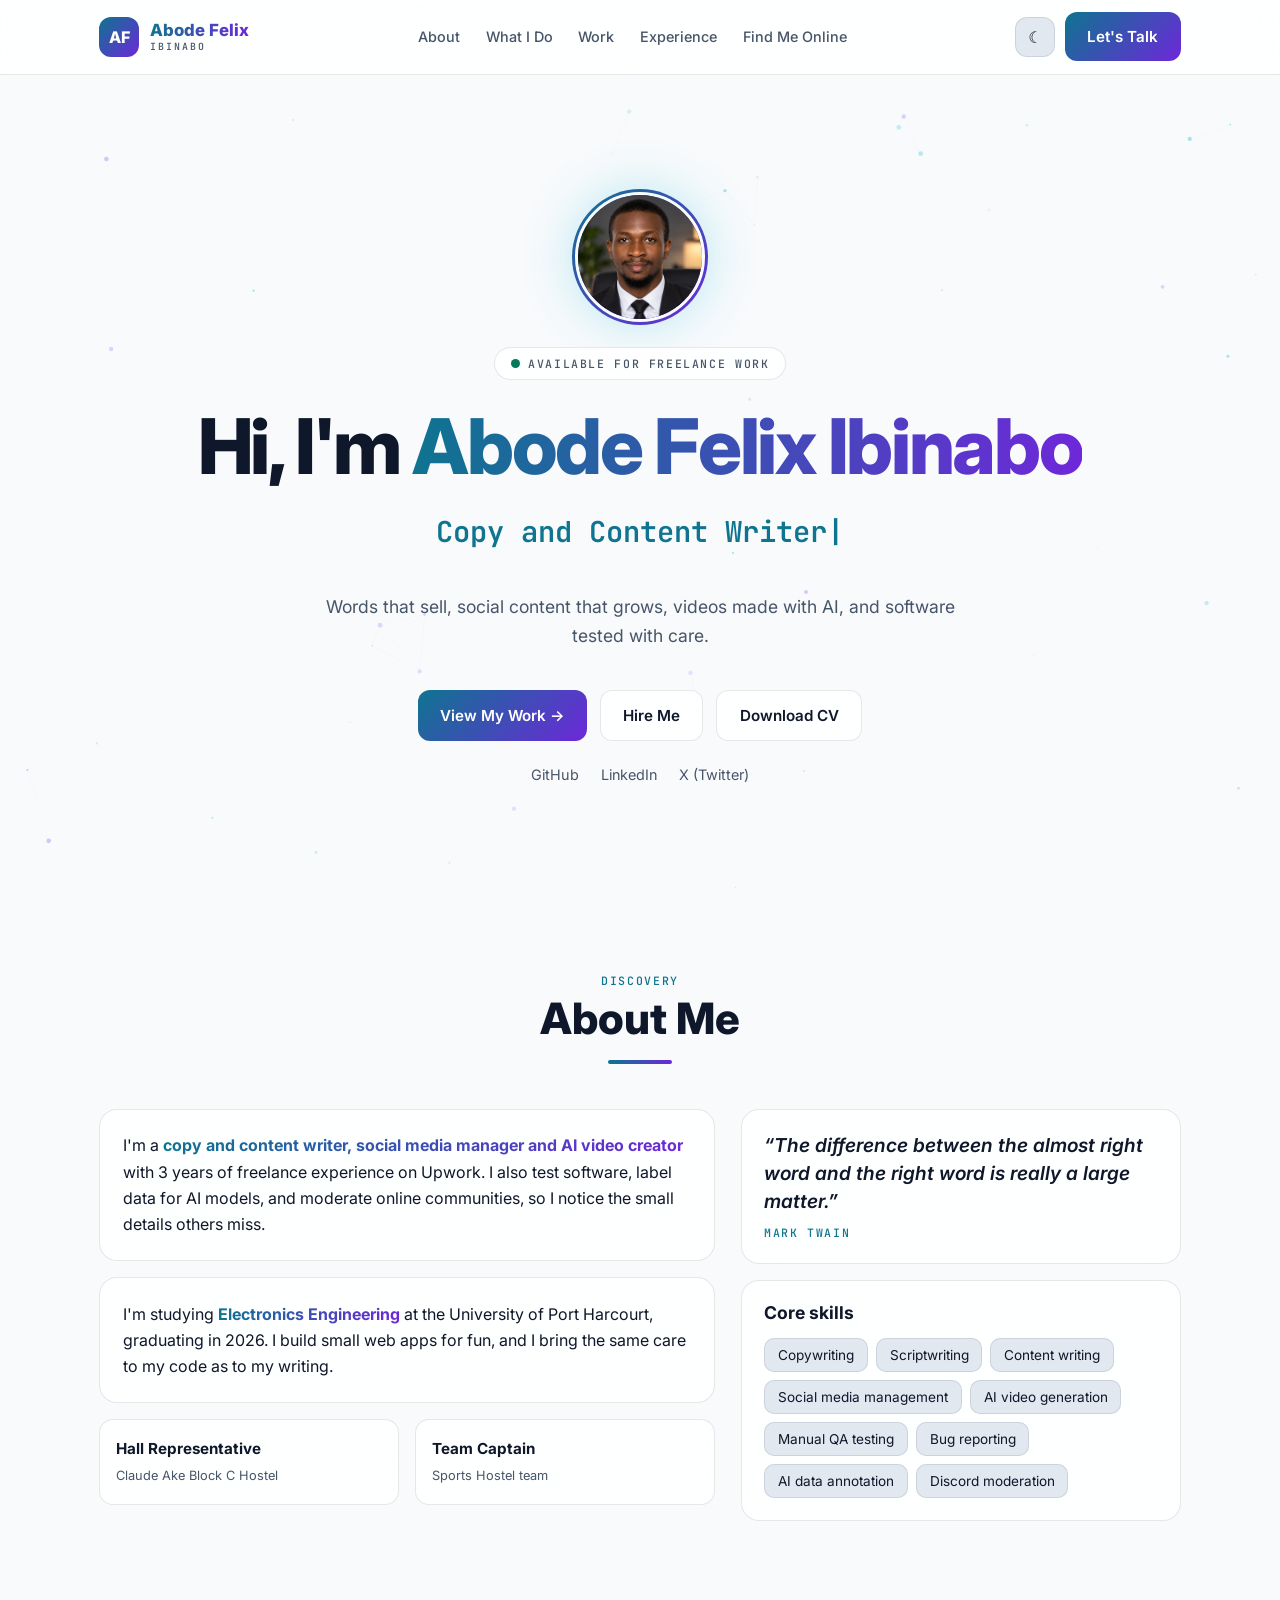
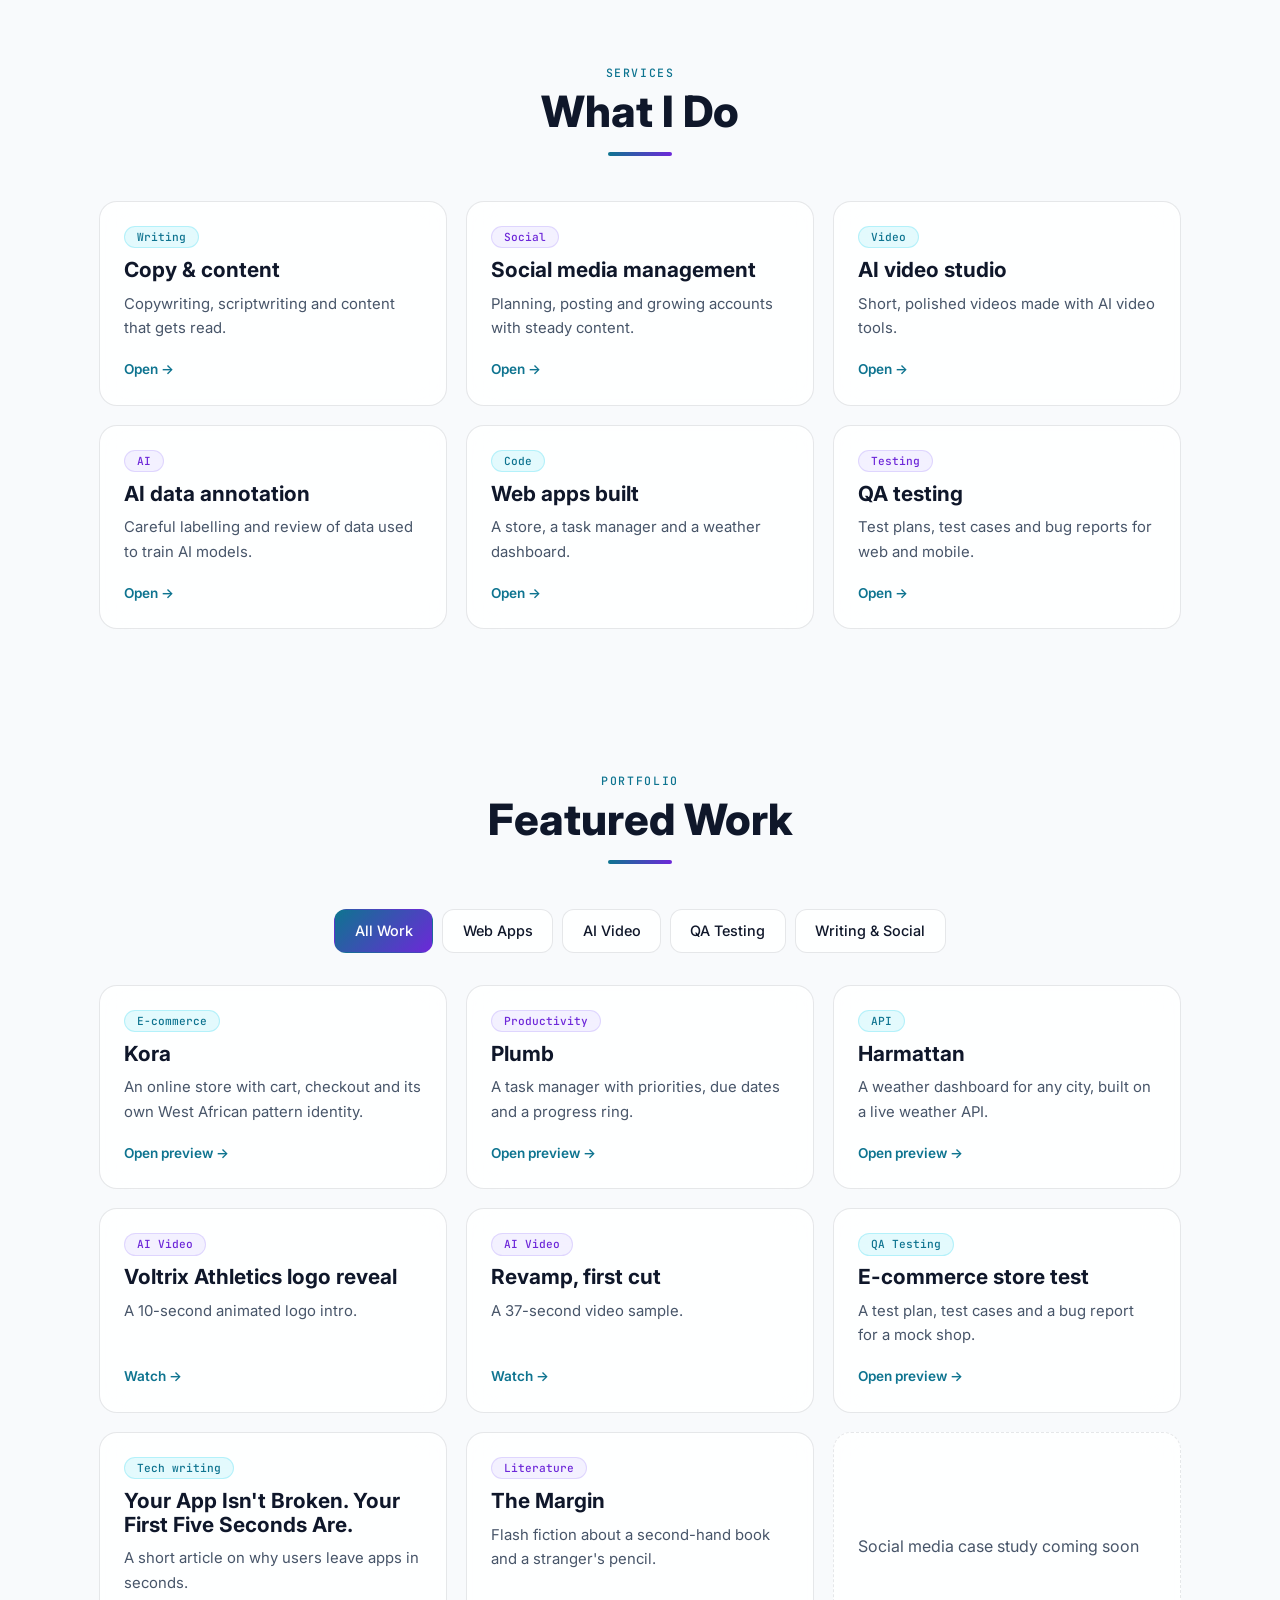
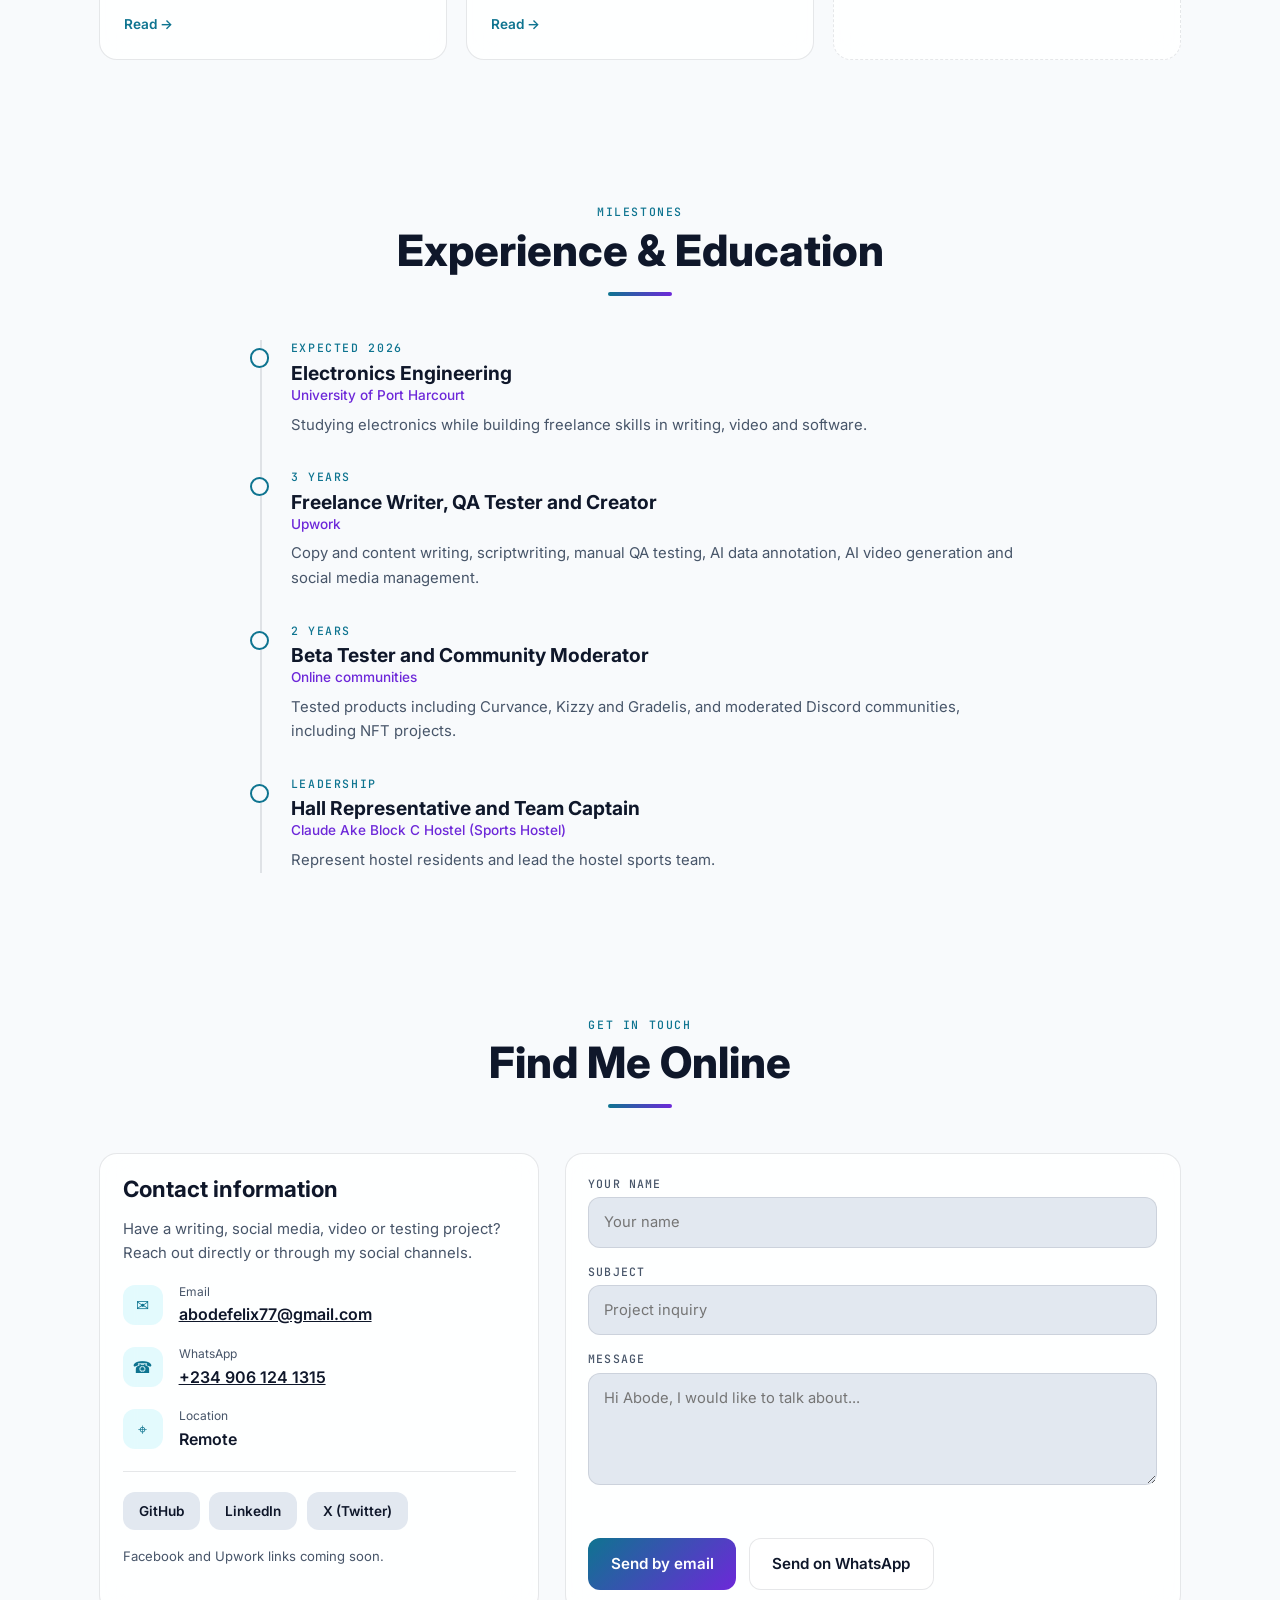
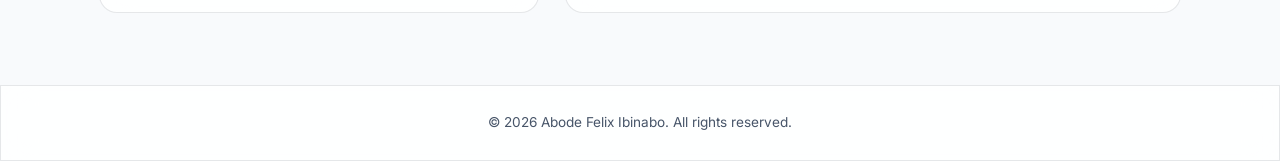
<file: index.html>
<!doctype html>
<html lang="en">
  <head>
    <meta charset="utf-8" />
    <meta
      name="viewport"
      content="width=device-width, initial-scale=1, viewport-fit=cover"
    />
    <title>Abode Felix Ibinabo | Portfolio</title>
    <link
      rel="stylesheet"
      href="https://fonts.googleapis.com/css2?family=Inter:wght@400;500;600;700;800&family=JetBrains+Mono:wght@500&display=swap"
    />
    <link rel="stylesheet" href="css/styles.css" />
  </head>
  <body>
    <canvas id="bg" aria-hidden="true"></canvas>
    <div class="page">
      <header class="nav glass">
        <div class="wrap nbar">
          <a class="brand" href="#hero"
            ><span class="logo fill">AF</span
            ><span
              ><b class="grad">Abode Felix</b><small>Ibinabo</small></span
            ></a
          >
          <nav class="links" aria-label="Main">
            <a href="#about">About</a><a href="#what">What I Do</a
            ><a href="#work">Work</a><a href="#experience">Experience</a
            ><a href="#contact">Find Me Online</a>
          </nav>
          <div class="acts">
            <button
              class="ib"
              id="theme"
              aria-label="Switch light or dark theme"
            >
              ☀
            </button>
            <button class="btn fill talk" data-hire>Let's Talk</button>
            <button
              class="ib"
              id="menu"
              aria-label="Open menu"
              aria-expanded="false"
            >
              ☰
            </button>
          </div>
        </div>
        <div id="mnav" class="glass">
          <a href="#about">About</a><a href="#what">What I Do</a
          ><a href="#work">Work</a><a href="#experience">Experience</a
          ><a href="#contact">Find Me Online</a
          ><button data-hire class="grad fw-bold">Let's Talk →</button>
        </div>
      </header>

      <main>
        <section id="hero" class="hero">
          <div class="wrap in">
            <div class="avatar">
              <img
                src="images/abode.jpg"
                alt="Portrait of Abode Felix Ibinabo"
              />
            </div>
            <div class="badge glass mono">
              <span class="pulse"></span>Available for freelance work
            </div>
            <h1>Hi, I'm <span class="grad">Abode Felix Ibinabo</span></h1>
            <div class="typed" aria-live="off">
              <span id="typed"></span><span>|</span>
            </div>
            <p class="tag">
              Words that sell, social content that grows, videos made with AI,
              and software tested with care.
            </p>
            <div class="row">
              <a class="btn fill" href="#work">View My Work →</a
              ><button class="btn line" data-hire>Hire Me</button
              ><a
                class="btn line"
                href="Abode_Felix_Ibinabo_CV.pdf"
                download
                id="cvbtn"
                >Download CV</a
              >
            </div>
            <div class="quick">
              <a href="https://github.com/odenxo" target="_blank" rel="noopener"
                >GitHub</a
              ><a
                href="https://www.linkedin.com/in/felix-abode-532a97240"
                target="_blank"
                rel="noopener"
                >LinkedIn</a
              ><a href="https://x.com/0xodenx" target="_blank" rel="noopener"
                >X (Twitter)</a
              >
            </div>
          </div>
        </section>

        <section id="about" class="s">
          <div class="wrap">
            <div class="sh">
              <div class="mono">Discovery</div>
              <h2>About Me</h2>
              <i></i>
            </div>
            <div class="two">
              <div class="stack">
                <div class="card glass">
                  <p class="no-margin">
                    I'm a
                    <strong class="grad"
                      >copy and content writer, social media manager and AI
                      video creator</strong
                    >
                    with 3 years of freelance experience on Upwork. I also test
                    software, label data for AI models, and moderate online
                    communities, so I notice the small details others miss.
                  </p>
                </div>
                <div class="card glass">
                  <p class="no-margin">
                    I'm studying
                    <strong class="grad">Electronics Engineering</strong> at the
                    University of Port Harcourt, graduating in 2026. I build
                    small web apps for fun, and I bring the same care to my code
                    as to my writing.
                  </p>
                </div>
                <div class="mini">
                  <div class="glass">
                    <b>Hall Representative</b
                    ><span>Claude Ake Block C Hostel</span>
                  </div>
                  <div class="glass">
                    <b>Team Captain</b><span>Sports Hostel team</span>
                  </div>
                </div>
              </div>
              <div>
                <blockquote class="q glass no-margin">
                  &ldquo;The difference between the almost right word and the
                  right word is really a large matter.&rdquo;<small class="mono"
                    >Mark Twain</small
                  >
                </blockquote>
                <div class="card glass mt-md">
                  <h3 class="title-sm">Core skills</h3>
                  <ul class="chips">
                    <li>Copywriting</li>
                    <li>Scriptwriting</li>
                    <li>Content writing</li>
                    <li>Social media management</li>
                    <li>AI video generation</li>
                    <li>Manual QA testing</li>
                    <li>Bug reporting</li>
                    <li>AI data annotation</li>
                    <li>Discord moderation</li>
                  </ul>
                </div>
              </div>
            </div>
          </div>
        </section>

        <section id="what" class="s">
          <div class="wrap">
            <div class="sh">
              <div class="mono">Services</div>
              <h2>What I Do</h2>
              <i></i>
            </div>
            <div class="grid">
              <button class="tile glass" data-open="d-copy">
                <span class="pill">Writing</span>
                <h3>Copy &amp; content</h3>
                <p>Copywriting, scriptwriting and content that gets read.</p>
                <span class="go">Open →</span>
              </button>
              <button class="tile glass" data-open="d-social">
                <span class="pill v">Social</span>
                <h3>Social media management</h3>
                <p>
                  Planning, posting and growing accounts with steady content.
                </p>
                <span class="go">Open →</span>
              </button>
              <button class="tile glass" data-open="d-video">
                <span class="pill">Video</span>
                <h3>AI video studio</h3>
                <p>Short, polished videos made with AI video tools.</p>
                <span class="go">Open →</span>
              </button>
              <button class="tile glass" data-open="d-data">
                <span class="pill v">AI</span>
                <h3>AI data annotation</h3>
                <p>
                  Careful labelling and review of data used to train AI models.
                </p>
                <span class="go">Open →</span>
              </button>
              <button class="tile glass" data-open="d-apps">
                <span class="pill">Code</span>
                <h3>Web apps built</h3>
                <p>A store, a task manager and a weather dashboard.</p>
                <span class="go">Open →</span>
              </button>
              <button class="tile glass" data-open="d-qa">
                <span class="pill v">Testing</span>
                <h3>QA testing</h3>
                <p>
                  Test plans, test cases and bug reports for web and mobile.
                </p>
                <span class="go">Open →</span>
              </button>
            </div>
          </div>
        </section>

        <section id="work" class="s">
          <div class="wrap">
            <div class="sh">
              <div class="mono">Portfolio</div>
              <h2>Featured Work</h2>
              <i></i>
            </div>
            <div class="filters" id="filters">
              <button class="fb" data-f="all" aria-pressed="true">
                All Work</button
              ><button class="fb" data-f="apps" aria-pressed="false">
                Web Apps</button
              ><button class="fb" data-f="video" aria-pressed="false">
                AI Video</button
              ><button class="fb" data-f="qa" aria-pressed="false">
                QA Testing</button
              ><button class="fb" data-f="writing" aria-pressed="false">
                Writing &amp; Social
              </button>
            </div>
            <div class="grid" id="wgrid">
              <button class="tile glass" data-cat="apps" data-open="d-kora">
                <span class="pill">E-commerce</span>
                <h3>Kora</h3>
                <p>
                  An online store with cart, checkout and its own West African
                  pattern identity.
                </p>
                <span class="go">Open preview →</span>
              </button>
              <button class="tile glass" data-cat="apps" data-open="d-plumb">
                <span class="pill v">Productivity</span>
                <h3>Plumb</h3>
                <p>
                  A task manager with priorities, due dates and a progress ring.
                </p>
                <span class="go">Open preview →</span>
              </button>
              <button class="tile glass" data-cat="apps" data-open="d-harm">
                <span class="pill">API</span>
                <h3>Harmattan</h3>
                <p>
                  A weather dashboard for any city, built on a live weather API.
                </p>
                <span class="go">Open preview →</span>
              </button>
              <button class="tile glass" data-cat="video" data-open="d-video">
                <span class="pill v">AI Video</span>
                <h3>Voltrix Athletics logo reveal</h3>
                <p>A 10-second animated logo intro.</p>
                <span class="go">Watch →</span>
              </button>
              <button class="tile glass" data-cat="video" data-open="d-video">
                <span class="pill v">AI Video</span>
                <h3>Revamp, first cut</h3>
                <p>A 37-second video sample.</p>
                <span class="go">Watch →</span>
              </button>
              <button class="tile glass" data-cat="qa" data-open="d-qa">
                <span class="pill">QA Testing</span>
                <h3>E-commerce store test</h3>
                <p>A test plan, test cases and a bug report for a mock shop.</p>
                <span class="go">Open preview →</span>
              </button>
              <button class="tile glass" data-cat="writing" data-open="d-w1">
                <span class="pill">Tech writing</span>
                <h3>Your App Isn't Broken. Your First Five Seconds Are.</h3>
                <p>A short article on why users leave apps in seconds.</p>
                <span class="go">Read →</span>
              </button>
              <button class="tile glass" data-cat="writing" data-open="d-w2">
                <span class="pill v">Literature</span>
                <h3>The Margin</h3>
                <p>
                  Flash fiction about a second-hand book and a stranger's
                  pencil.
                </p>
                <span class="go">Read →</span>
              </button>
              <div class="tile glass empty" data-cat="writing">
                Social media case study coming soon
              </div>
            </div>
          </div>
        </section>

        <section id="experience" class="s">
          <div class="wrap">
            <div class="sh">
              <div class="mono">Milestones</div>
              <h2>Experience &amp; Education</h2>
              <i></i>
            </div>
            <div class="tl">
              <div>
                <div class="d mono">Expected 2026</div>
                <h3>Electronics Engineering</h3>
                <div class="o">University of Port Harcourt</div>
                <p>
                  Studying electronics while building freelance skills in
                  writing, video and software.
                </p>
              </div>
              <div>
                <div class="d mono">3 years</div>
                <h3>Freelance Writer, QA Tester and Creator</h3>
                <div class="o">Upwork</div>
                <p>
                  Copy and content writing, scriptwriting, manual QA testing, AI
                  data annotation, AI video generation and social media
                  management.
                </p>
              </div>
              <div>
                <div class="d mono">2 years</div>
                <h3>Beta Tester and Community Moderator</h3>
                <div class="o">Online communities</div>
                <p>
                  Tested products including Curvance, Kizzy and Gradelis, and
                  moderated Discord communities, including NFT projects.
                </p>
              </div>
              <div>
                <div class="d mono">Leadership</div>
                <h3>Hall Representative and Team Captain</h3>
                <div class="o">Claude Ake Block C Hostel (Sports Hostel)</div>
                <p>
                  Represent hostel residents and lead the hostel sports team.
                </p>
              </div>
            </div>
          </div>
        </section>

        <section id="contact" class="s">
          <div class="wrap">
            <div class="sh">
              <div class="mono">Get In Touch</div>
              <h2>Find Me Online</h2>
              <i></i>
            </div>
            <div class="cg">
              <div class="card glass no-margin">
                <h3 class="title-lg">Contact information</h3>
                <p class="muted-sm">
                  Have a writing, social media, video or testing project? Reach
                  out directly or through my social channels.
                </p>
                <div class="ci">
                  <i>✉</i>
                  <div>
                    <small>Email</small
                    ><a
                      href="mailto:abodefelix77@gmail.com"
                      class="contact-link"
                      >abodefelix77@gmail.com</a
                    >
                  </div>
                </div>
                <div class="ci">
                  <i>☎</i>
                  <div>
                    <small>WhatsApp</small
                    ><a
                      href="https://wa.me/2349061241315"
                      target="_blank"
                      rel="noopener"
                      class="contact-link"
                      >+234 906 124 1315</a
                    >
                  </div>
                </div>
                <div class="ci">
                  <i>⌖</i>
                  <div>
                    <small>Location</small
                    ><span class="fw-semibold">Remote</span>
                  </div>
                </div>
                <div class="plat">
                  <a
                    href="https://github.com/odenxo"
                    target="_blank"
                    rel="noopener"
                    >GitHub</a
                  ><a
                    href="https://www.linkedin.com/in/felix-abode-532a97240"
                    target="_blank"
                    rel="noopener"
                    >LinkedIn</a
                  ><a
                    href="https://x.com/0xodenx"
                    target="_blank"
                    rel="noopener"
                    >X (Twitter)</a
                  >
                </div>
                <p class="contact-note">
                  Facebook and Upwork links coming soon.
                </p>
              </div>
              <form id="cf" class="card glass no-margin" novalidate>
                <div class="fld">
                  <label for="cn">Your name</label
                  ><input id="cn" autocomplete="name" placeholder="Your name" />
                </div>
                <div class="fld">
                  <label for="cs">Subject</label
                  ><input id="cs" placeholder="Project inquiry" />
                </div>
                <div class="fld">
                  <label for="cm">Message</label
                  ><textarea
                    id="cm"
                    placeholder="Hi Abode, I would like to talk about..."
                  ></textarea>
                </div>
                <p id="cerr" role="status" class="form-error"></p>
                <div class="row row-start">
                  <button type="button" class="btn fill" id="sendmail">
                    Send by email</button
                  ><button type="button" class="btn line" id="sendwa">
                    Send on WhatsApp
                  </button>
                </div>
              </form>
            </div>
          </div>
        </section>
      </main>
      <footer class="glass">
        <div class="wrap">
          &copy; 2026 Abode Felix Ibinabo. All rights reserved.
        </div>
      </footer>
    </div>

    <div class="dlg" id="d-copy" hidden>
      <div class="dbar glass">
        <button class="btn line" data-close>← Close</button
        ><strong>Copy &amp; content</strong>
      </div>
      <div class="dbox">
        <h2 class="grad">Words for brands, scripts and screens.</h2>
        <p class="lead">
          Clear, persuasive writing for websites, ads, videos and social
          channels.
        </p>
        <div class="grid">
          <div class="card glass">
            <h3>Copywriting</h3>
            <p class="card-text">
              Headlines, product and web copy that sells without shouting.
            </p>
          </div>
          <div class="card glass">
            <h3>Scriptwriting</h3>
            <p class="card-text">
              Scripts for videos and voiceovers, written to be heard.
            </p>
          </div>
          <div class="card glass">
            <h3>Content writing</h3>
            <p class="card-text">
              Articles and posts with a clear voice and a point.
            </p>
          </div>
        </div>
        <h3 class="sub">Writing samples</h3>
        <button class="tile glass linkcard" data-open="d-w1">
          <span class="pill">Tech writing</span>
          <h3>Your App Isn't Broken. Your First Five Seconds Are.</h3>
          <p>A short article on why users leave apps in seconds.</p>
        </button>
        <button class="tile glass linkcard" data-open="d-w2">
          <span class="pill v">Literature</span>
          <h3>The Margin</h3>
          <p>Flash fiction about a second-hand book and a stranger's pencil.</p>
        </button>
      </div>
    </div>

    <div class="dlg" id="d-w1" hidden>
      <div class="dbar glass">
        <button class="btn line" data-open="d-copy">← Copy &amp; content</button
        ><strong>Tech writing sample</strong>
      </div>
      <div class="dbox">
        <span class="pill">Tech writing</span>
        <h2 class="grad mt-sm">
          Your App Isn't Broken. Your First Five Seconds Are.
        </h2>
        <div class="read">
          <p>
            Nobody downloads an app to admire it. They download it to fix a
            problem, and they give it about five seconds to prove it can.
          </p>
          <p>
            In those five seconds, your users don't read your feature list. They
            look for one thing: <em>can I do what I came to do, right now?</em>
          </p>
          <p>
            A slow splash screen says no. A sign-up wall says no. A button that
            does nothing on the first tap says no, loudly, and then they're
            gone, off to a competitor who said yes.
          </p>
          <p>
            The fix isn't more features. It's fewer obstacles. Cut the screen
            nobody asked for. Test the first tap until it never fails. Make the
            first win arrive before the first doubt.
          </p>
          <p>
            Great software doesn't impress people. It gets out of their way.
          </p>
        </div>
        <p class="by">Writing sample by Abode Felix Ibinabo</p>
      </div>
    </div>

    <div class="dlg" id="d-w2" hidden>
      <div class="dbar glass">
        <button class="btn line" data-open="d-copy">← Copy &amp; content</button
        ><strong>Literature sample</strong>
      </div>
      <div class="dbox">
        <span class="pill v">Literature</span>
        <h2 class="grad mt-sm">The Margin</h2>
        <div class="read">
          <p>
            I bought the book for the cover. Two hundred naira, a second-hand
            stall in Port Harcourt, rain tapping the tarpaulin like impatient
            fingers.
          </p>
          <p>
            On page forty, someone had written in the margin:
            <em>Don't believe him. He's lying here.</em>
          </p>
          <p>
            I read the paragraph again. The narrator, so sure of himself, so
            smooth, was lying. I had missed it entirely. Whoever held this
            pencil before me had seen straight through him.
          </p>
          <p>
            After that, I read with a stranger at my shoulder. Page ninety:
            <em>Here is where she stops trusting him.</em> Page two hundred:
            <em>I cried here. Don't tell.</em>
          </p>
          <p>
            On the last page, in the same careful hand:
            <em
              >If you've reached this, you read it properly. Now pass it on.</em
            >
          </p>
          <p>
            I never found out who she was. But I keep a pencil in the book now,
            and I've left my own note on page one:
            <em>Start here. Someone is already reading with you.</em>
          </p>
        </div>
        <p class="by">Flash fiction by Abode Felix Ibinabo</p>
      </div>
    </div>

    <div class="dlg" id="d-social" hidden>
      <div class="dbar glass">
        <button class="btn line" data-close>← Close</button
        ><strong>Social media management</strong>
      </div>
      <div class="dbox">
        <h2 class="grad">Social media that stays consistent.</h2>
        <p class="lead">
          Content that sounds like your brand, posted when your audience is
          there.
        </p>
        <div class="grid">
          <div class="card glass">
            <h3>Content planning</h3>
            <p class="card-text">
              A calendar of posts built around your goals and your voice.
            </p>
          </div>
          <div class="card glass">
            <h3>Posting and engagement</h3>
            <p class="card-text">
              Publishing on schedule and replying to your community.
            </p>
          </div>
          <div class="card glass">
            <h3>Community care</h3>
            <p class="card-text">
              Moderating Discord and online communities, including NFT projects.
            </p>
          </div>
        </div>
        <h3 class="sub">Case studies</h3>
        <div class="card glass card-dashed">Case studies coming soon.</div>
      </div>
    </div>

    <div class="dlg" id="d-video" hidden>
      <div class="dbar glass">
        <button class="btn line" data-close>← Close</button
        ><strong>AI video studio</strong>
      </div>
      <div class="dbox">
        <h2 class="grad">AI video, from idea to final cut.</h2>
        <p class="lead">
          Logo reveals, short clips and video content made with AI video tools.
        </p>
        <figure class="vid glass">
          <video
            controls
            preload="metadata"
            playsinline
            poster="images/voltrix-poster.jpg"
            src="videos/logo1.mp4"
            aria-label="Voltrix Athletics logo reveal"
          ></video>
          <figcaption>
            <h3>Voltrix Athletics logo reveal</h3>
            <p>A 10-second animated logo intro.</p>
          </figcaption>
        </figure>
        <figure class="vid glass">
          <video
            controls
            preload="metadata"
            playsinline
            poster="images/revamp-poster.jpg"
            src="videos/revamp.mp4"
            aria-label="Revamp, first cut"
          ></video>
          <figcaption>
            <h3>Revamp, first cut</h3>
            <p>A 37-second video sample.</p>
          </figcaption>
        </figure>
      </div>
    </div>

    <div class="dlg" id="d-data" hidden>
      <div class="dbar glass">
        <button class="btn line" data-close>← Close</button
        ><strong>AI data annotation</strong>
      </div>
      <div class="dbox">
        <h2 class="grad">Careful labels for smarter AI.</h2>
        <p class="lead">
          Labelling and reviewing data used to train AI models, with attention
          to accuracy and consistency.
        </p>
        <div class="grid">
          <div class="card glass">
            <h3>Data labelling</h3>
            <p class="card-text">
              Tagging text and other data clearly and consistently.
            </p>
          </div>
          <div class="card glass">
            <h3>Quality review</h3>
            <p class="card-text">
              Checking labelled data for mistakes before it is used.
            </p>
          </div>
        </div>
      </div>
    </div>

    <div class="dlg" id="d-apps" hidden>
      <div class="dbar glass">
        <button class="btn line" data-close>← Close</button
        ><strong>Web apps built</strong>
      </div>
      <div class="dbox">
        <h2 class="grad">Things I've designed and coded.</h2>
        <p class="lead">
          Three working apps in plain HTML, CSS and JavaScript. Tap one to open
          its preview.
        </p>
        <button class="tile glass linkcard" data-open="d-kora">
          <span class="pill">E-commerce</span>
          <h3>Kora</h3>
          <p>An online store with cart and checkout.</p>
        </button>
        <button class="tile glass linkcard" data-open="d-plumb">
          <span class="pill v">Productivity</span>
          <h3>Plumb</h3>
          <p>A task manager with deadlines and priorities.</p>
        </button>
        <button class="tile glass linkcard" data-open="d-harm">
          <span class="pill">API</span>
          <h3>Harmattan</h3>
          <p>A weather dashboard for any city.</p>
        </button>
      </div>
    </div>

    <div class="dlg" id="d-qa" hidden>
      <div class="dbar glass">
        <button class="btn line" data-close>← Close</button
        ><strong>QA testing</strong>
      </div>
      <div class="dbox">
        <h2 class="grad">I find the bug before your users do.</h2>
        <p class="lead">
          Manual testing of web and mobile apps, with clear reports your
          developers can act on. I also have 2 years of beta testing, including
          Curvance, Kizzy and Gradelis.
        </p>
        <h3 class="sub">Sample project: e-commerce store test</h3>
        <div class="frame">
          <div class="fbar">
            <i></i><i></i><i></i><span>mock-shop.test</span>
          </div>
          <div class="site mock-shop">
            <h3 class="mock-shop-title">Shopfront</h3>
            <p class="mock-text">Search, cart and checkout flows under test.</p>
            <div class="sg">
              <div class="mock-product"><b>Linen shirt</b><br />$24</div>
              <div class="mock-product"><b>Canvas bag</b><br />$18</div>
              <div class="mock-product"><b>Desk lamp</b><br />$32</div>
            </div>
          </div>
        </div>
        <div class="card glass">
          <h3>Sample bug report</h3>
          <p class="mt-xs">
            <strong>Title:</strong> Cart total does not update after removing an
            item
          </p>
          <p class="tight"><strong>Severity:</strong> High</p>
          <p class="tight">
            <strong>Steps:</strong> Add two items, open the cart, remove one
            item.
          </p>
          <p class="tight">
            <strong>Expected:</strong> The total drops to the price of the
            remaining item.
          </p>
          <p class="tight">
            <strong>Actual:</strong> The total still shows the price of both
            items.
          </p>
        </div>
        <h3 class="sub">What I deliver</h3>
        <ul class="ul">
          <li>Test plans and test cases</li>
          <li>Bug reports with clear steps and expected results</li>
          <li>Beta and private testing for new products</li>
        </ul>
      </div>
    </div>

    <div class="dlg" id="d-kora" hidden>
      <div class="dbar glass">
        <button class="btn line" data-open="d-apps">← Web apps</button
        ><strong>Kora, e-commerce store</strong>
      </div>
      <div class="dbox">
        <h2 class="grad">Kora</h2>
        <p class="lead">
          A demo online store I designed and coded from scratch. No real
          payments are taken.
        </p>
        <div class="frame">
          <div class="fbar">
            <i></i><i></i><i></i><span>kora (live demo)</span>
          </div>
          <div class="site mock-kora">
            <h3 class="mock-kora-title">Made in Nigeria. Made to keep.</h3>
            <p class="mock-text">
              Wear, carry and home pieces, with patterns drawn in code.
            </p>
            <div class="sg">
              <div class="pt pattern-rings"></div>
              <div class="pt pattern-stripes"></div>
              <div class="pt pattern-diagonal"></div>
            </div>
          </div>
        </div>
        <a class="btn fill" href="projects/kora/index.html">Open the live site ↗</a>
        <h3 class="sub">What it does</h3>
        <ul class="ul">
          <li>Product grid with category filters, search and price sorting</li>
          <li>
            Cart with quantity controls and a running total, saved between
            visits
          </li>
          <li>Checkout form with validation and an order confirmation</li>
          <li>
            Customers can share a map pin for delivery, after the browser asks
            permission
          </li>
          <li>Works on phones, with light and dark modes</li>
        </ul>
      </div>
    </div>

    <div class="dlg" id="d-plumb" hidden>
      <div class="dbar glass">
        <button class="btn line" data-open="d-apps">← Web apps</button
        ><strong>Plumb, task manager</strong>
      </div>
      <div class="dbox">
        <h2 class="grad">Plumb</h2>
        <p class="lead">
          A task app I designed and coded from scratch. Tasks are saved in the
          visitor's own browser.
        </p>
        <div class="frame">
          <div class="fbar">
            <i></i><i></i><i></i><span>plumb (live demo)</span>
          </div>
          <div class="site mock-plumb">
            <h3 class="mock-plumb-title">Plumb. Tasks, kept straight.</h3>
            <div class="mrow">
              <span>Test the checkout on a phone</span
              ><b class="prio-high">High</b>
            </div>
            <div class="mrow row-medium">
              <span>Write the About section copy</span
              ><b class="prio-medium">Medium</b>
            </div>
            <div class="mrow row-low">
              <span>Publish the portfolio</span><b class="prio-low">Low</b>
            </div>
          </div>
        </div>
        <a class="btn fill" href="projects/plumb/index.html">Open the live site ↗</a>
        <h3 class="sub">What it does</h3>
        <ul class="ul">
          <li>
            Add, edit, complete and delete tasks, with undo after a delete
          </li>
          <li>Priority levels and due dates, with overdue tasks flagged</li>
          <li>Filters, search and sorting, plus a progress ring</li>
          <li>Keyboard friendly, with light and dark modes</li>
        </ul>
      </div>
    </div>

    <div class="dlg" id="d-harm" hidden>
      <div class="dbar glass">
        <button class="btn line" data-open="d-apps">← Web apps</button
        ><strong>Harmattan, weather dashboard</strong>
      </div>
      <div class="dbox">
        <h2 class="grad">Harmattan</h2>
        <p class="lead">
          A weather app I designed and coded from scratch, built around a live
          weather API.
        </p>
        <div class="frame">
          <div class="fbar">
            <i></i><i></i><i></i><span>harmattan (live demo)</span>
          </div>
          <div class="site mock-weather">
            <h3 class="mock-weather-title">Harmattan. Weather, plainly.</h3>
            <div class="mock-weather-card">
              <div>Port Harcourt, Nigeria</div>
              <div class="mock-weather-temp">30°</div>
              <div>Rain · Feels like 35° · Humidity 74%</div>
            </div>
          </div>
        </div>
        <a class="btn fill" href="projects/harmattan/index.html">Open the live site ↗</a>
        <p class="muted-md">
          This page loads live weather from the Open-Meteo service.
        </p>
        <h3 class="sub">What it does</h3>
        <ul class="ul">
          <li>
            Asks for your location to show the weather where you are, with city
            search as a backup
          </li>
          <li>Loads forecasts from the Open-Meteo API</li>
          <li>
            Shows current conditions, the next 24 hours and a 7-day outlook
          </li>
          <li>Switches between °C and °F, and remembers your last city</li>
          <li>
            Handles loading and error states, so it never breaks when the
            connection does
          </li>
        </ul>
      </div>
    </div>

    <div
      class="hm"
      id="hm"
      role="dialog"
      aria-modal="true"
      aria-labelledby="hmt"
      hidden
    >
      <div class="hbox">
        <h3 id="hmt" class="grad">Let's work together</h3>
        <p>Choose how you'd like to reach me.</p>
        <a
          class="hopt"
          href="mailto:abodefelix77@gmail.com?subject=Hello%20Abode"
          target="_blank"
          rel="noopener"
          ><b>Email</b>Open your email app to write to me</a
        >
        <a
          class="hopt"
          href="https://mail.google.com/mail/?view=cm&fs=1&to=abodefelix77@gmail.com&su=Hello%20Abode"
          target="_blank"
          rel="noopener"
          ><b>Gmail</b>Write to abodefelix77@gmail.com in Gmail</a
        >
        <a
          class="hopt"
          href="https://wa.me/2349061241315"
          target="_blank"
          rel="noopener"
          ><b>WhatsApp</b>Send me a message on +234 906 124 1315</a
        >
        <button type="button" class="hclose" id="hmx">Close</button>
      </div>
    </div>

    <div
      class="hm"
      id="sentm"
      role="dialog"
      aria-modal="true"
      aria-labelledby="sentt"
      hidden
    >
      <div class="hbox text-center">
        <div class="logo fill sent-icon">✓</div>
        <h3 id="sentt" class="grad">Thank you!</h3>
        <p class="text-ink">
          Your message is on its way. You will get a response within 24 hours.
        </p>
        <p class="text-xs">
          If your email app didn't open, write to abodefelix77@gmail.com.
        </p>
        <button type="button" class="btn fill" id="sentx">Close</button>
      </div>
    </div>

    <script src="js/main.js" defer></script>
  </body>
</html>
</file>
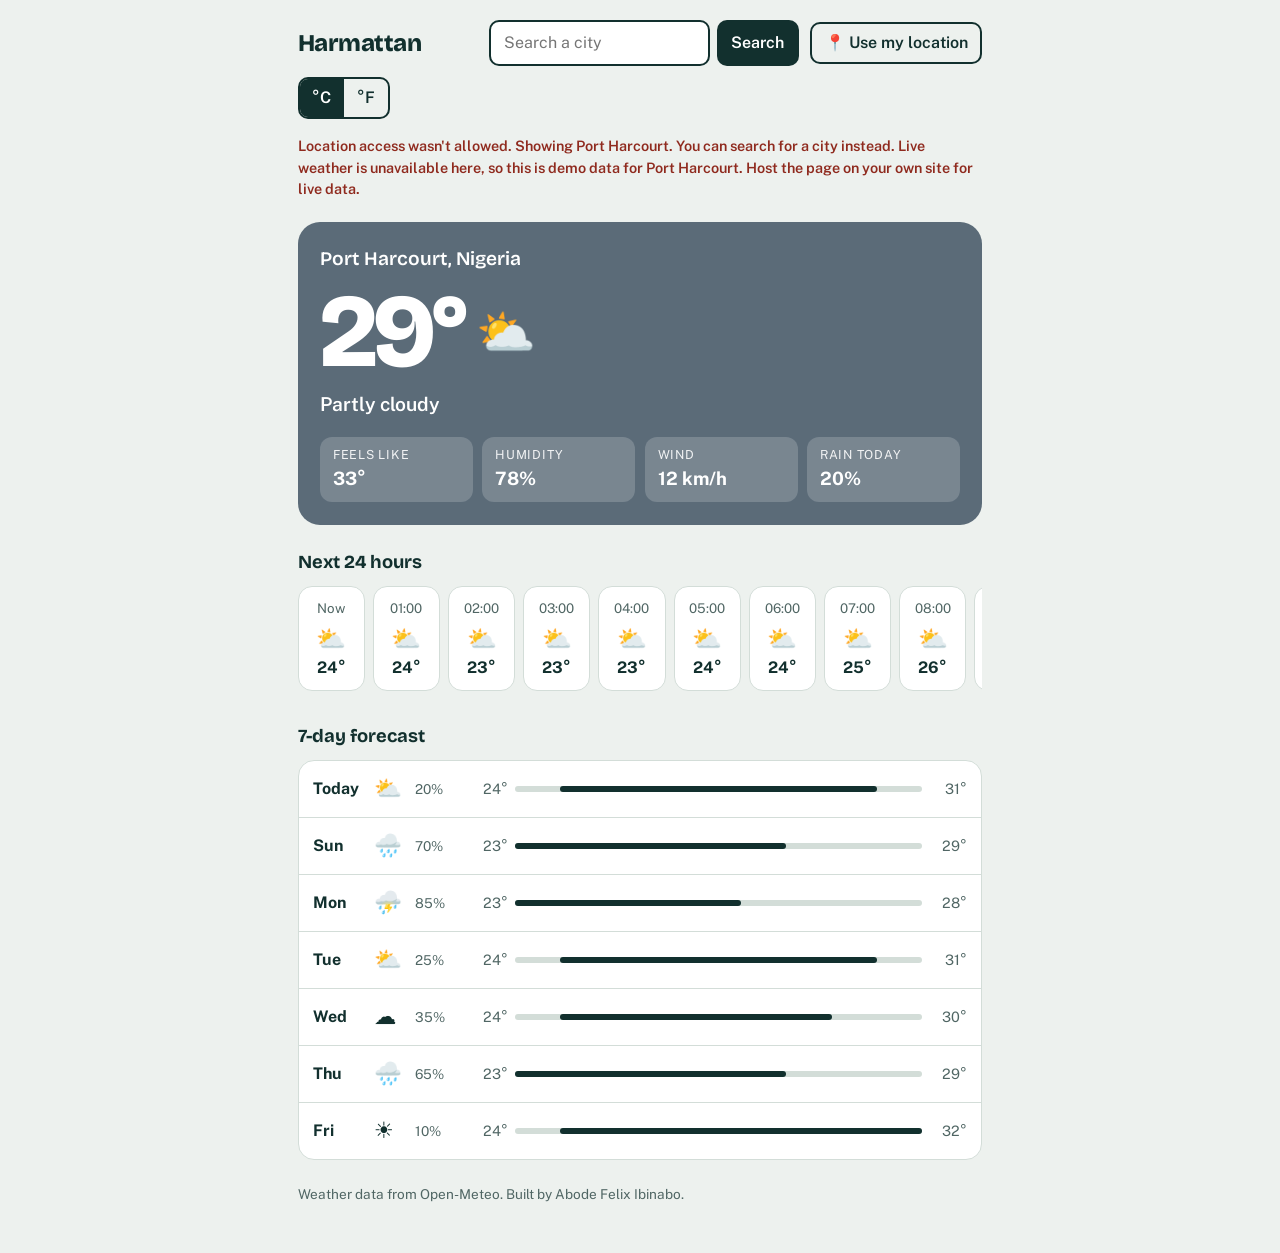
<file: projects/harmattan/index.html>
<!doctype html>
<html lang="en">
  <head>
    <meta charset="utf-8" />
    <meta
      name="viewport"
      content="width=device-width, initial-scale=1, viewport-fit=cover"
    />
    <title>Harmattan | Weather, plainly</title>
    <link
      rel="stylesheet"
      href="https://fonts.googleapis.com/css2?family=Bricolage+Grotesque:wght@600;800&family=Public+Sans:wght@400;500;600&display=swap"
    />
    <link rel="stylesheet" href="style.css" />
  </head>
  <body>
    <main class="app">
      <div class="top">
        <div class="brand">Harmattan</div>
        <form class="s" id="sf">
          <input
            id="city"
            placeholder="Search a city"
            aria-label="Search a city"
            autocomplete="off"
          /><button type="submit">Search</button>
        </form>
        <button class="loc" id="loc" type="button">📍 Use my location</button>
        <div class="units" role="group" aria-label="Units">
          <button data-u="c" aria-pressed="true">°C</button
          ><button data-u="f" aria-pressed="false">°F</button>
        </div>
      </div>
      <p id="status" role="status" aria-live="polite"></p>
      <div class="pick" id="pick"></div>
      <div id="out"></div>
      <footer>
        Weather data from Open-Meteo. Built by Abode Felix Ibinabo.
      </footer>
    </main>
    <script src="script.js"></script>
  </body>
</html>
</file>
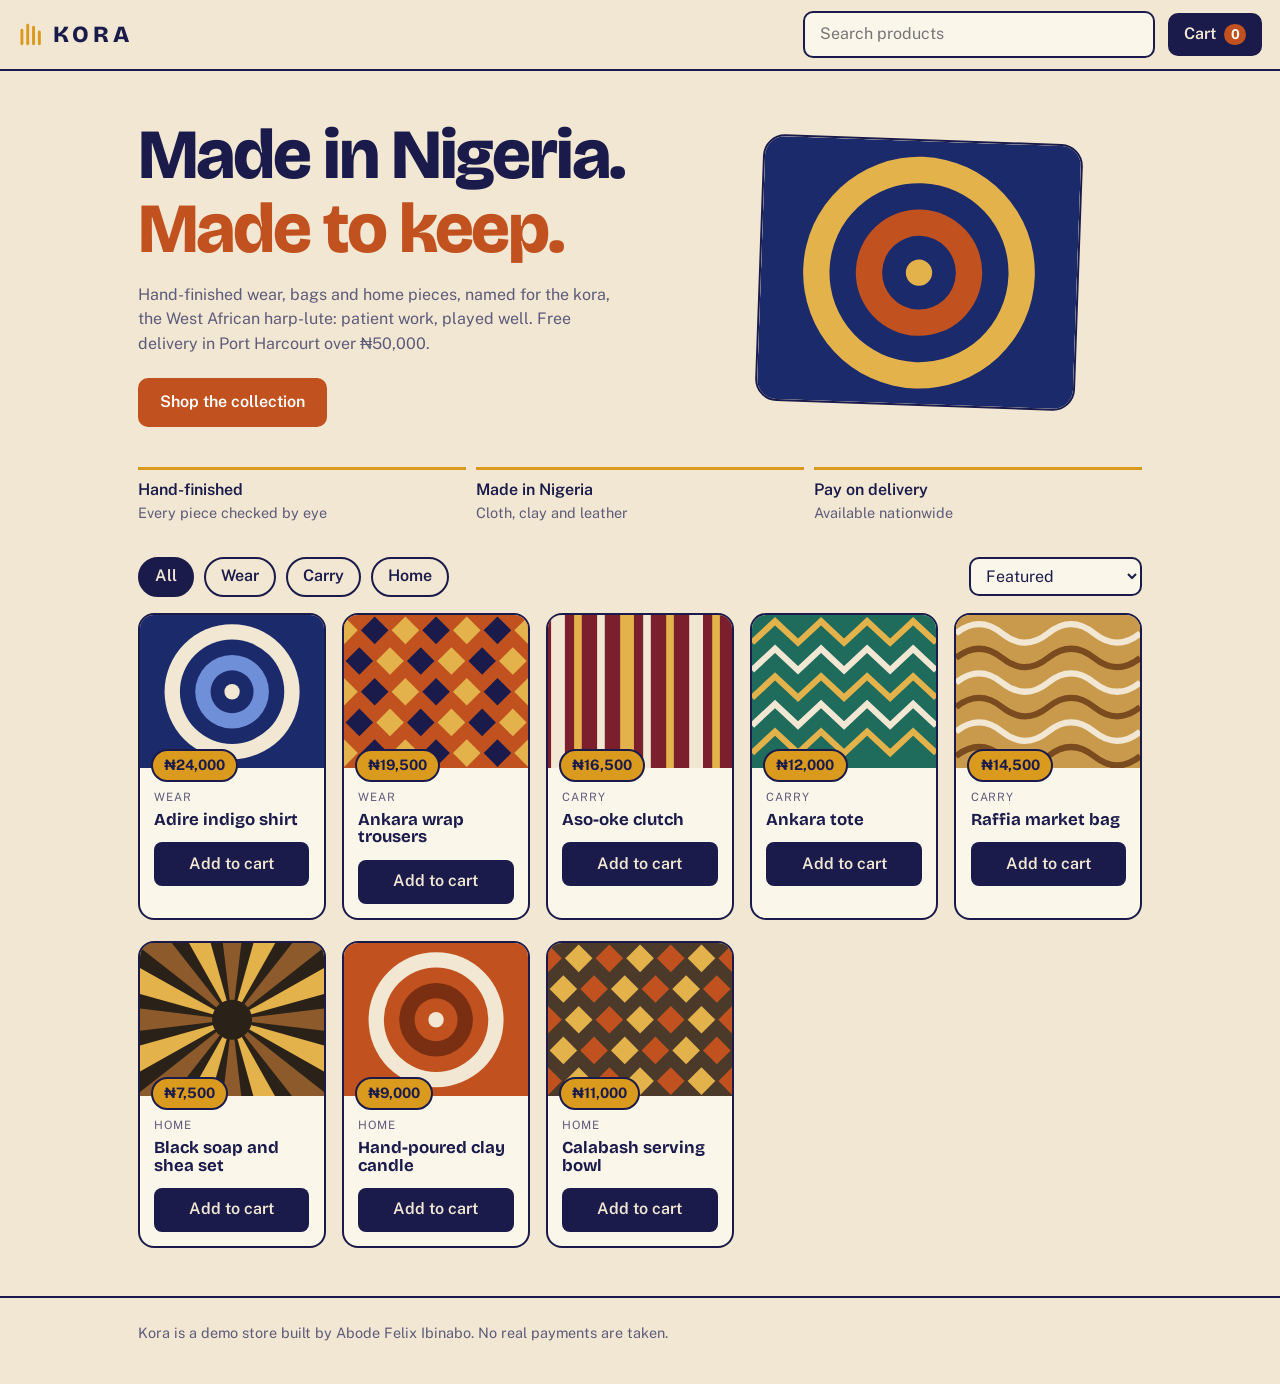
<file: projects/kora/index.html>
<!doctype html>
<html lang="en">
  <head>
    <meta charset="utf-8" />
    <meta
      name="viewport"
      content="width=device-width, initial-scale=1, viewport-fit=cover"
    />
    <title>Kora | Made in Nigeria, made to keep</title>
    <link
      rel="stylesheet"
      href="https://fonts.googleapis.com/css2?family=Bricolage+Grotesque:wght@600;800&family=Public+Sans:wght@400;500;600&display=swap"
    />
    <link rel="stylesheet" href="style.css" />
  </head>
  <body>
    <header class="top">
      <div class="bar">
        <div class="logo">
          <svg viewBox="0 0 28 24" aria-hidden="true">
            <path
              d="M4 22V8M10 22V3M16 22V5M22 22V10"
              stroke="var(--gold)"
              stroke-width="3"
              stroke-linecap="round"
              fill="none"
            /></svg
          >KORA
        </div>
        <input
          class="search"
          id="q"
          type="search"
          placeholder="Search products"
          aria-label="Search products"
        />
        <button class="cartbtn" id="cartbtn" aria-label="Open cart">
          Cart <b id="count" aria-live="polite">0</b>
        </button>
      </div>
    </header>

    <main class="wrap">
      <section class="hero">
        <div>
          <h1>Made in Nigeria.<br /><em>Made to keep.</em></h1>
          <p>
            Hand-finished wear, bags and home pieces, named for the kora, the
            West African harp-lute: patient work, played well. Free delivery in
            Port Harcourt over ₦50,000.
          </p>
          <a class="cta" href="#shop">Shop the collection</a>
        </div>
        <div class="pat" id="hero-pat" aria-hidden="true"></div>
      </section>
      <section class="vals">
        <div>Hand-finished<span>Every piece checked by eye</span></div>
        <div>Made in Nigeria<span>Cloth, clay and leather</span></div>
        <div>Pay on delivery<span>Available nationwide</span></div>
      </section>
      <section id="shop">
        <div class="tools">
          <button class="chip" data-cat="All" aria-pressed="true">All</button>
          <button class="chip" data-cat="Wear" aria-pressed="false">
            Wear
          </button>
          <button class="chip" data-cat="Carry" aria-pressed="false">
            Carry
          </button>
          <button class="chip" data-cat="Home" aria-pressed="false">
            Home
          </button>
          <select class="sort" id="sort" aria-label="Sort products">
            <option value="def">Featured</option>
            <option value="lo">Price: low to high</option>
            <option value="hi">Price: high to low</option>
          </select>
        </div>
        <div class="grid" id="grid"></div>
      </section>
    </main>
    <footer>
      <div class="wrap">
        Kora is a demo store built by Abode Felix Ibinabo. No real payments are
        taken.
      </div>
    </footer>

    <div
      class="ov"
      id="cartov"
      hidden
      role="dialog"
      aria-modal="true"
      aria-labelledby="ct"
    >
      <div class="drawer">
        <div class="dh">
          <h2 id="ct">Your cart</h2>
          <button class="x" id="cartx" aria-label="Close cart">&times;</button>
        </div>
        <div id="items"></div>
        <div class="tot"><span>Total</span><span id="total">₦0</span></div>
        <button class="go" id="checkout" disabled>Checkout</button>
      </div>
    </div>

    <div
      class="ov"
      id="coov"
      hidden
      role="dialog"
      aria-modal="true"
      aria-labelledby="cot"
    >
      <div class="drawer">
        <div class="dh">
          <h2 id="cot">Checkout</h2>
          <button class="x" id="cox" aria-label="Close checkout">
            &times;
          </button>
        </div>
        <div id="cobody"></div>
      </div>
    </div>

    <script src="script.js"></script>
  </body>
</html>
</file>
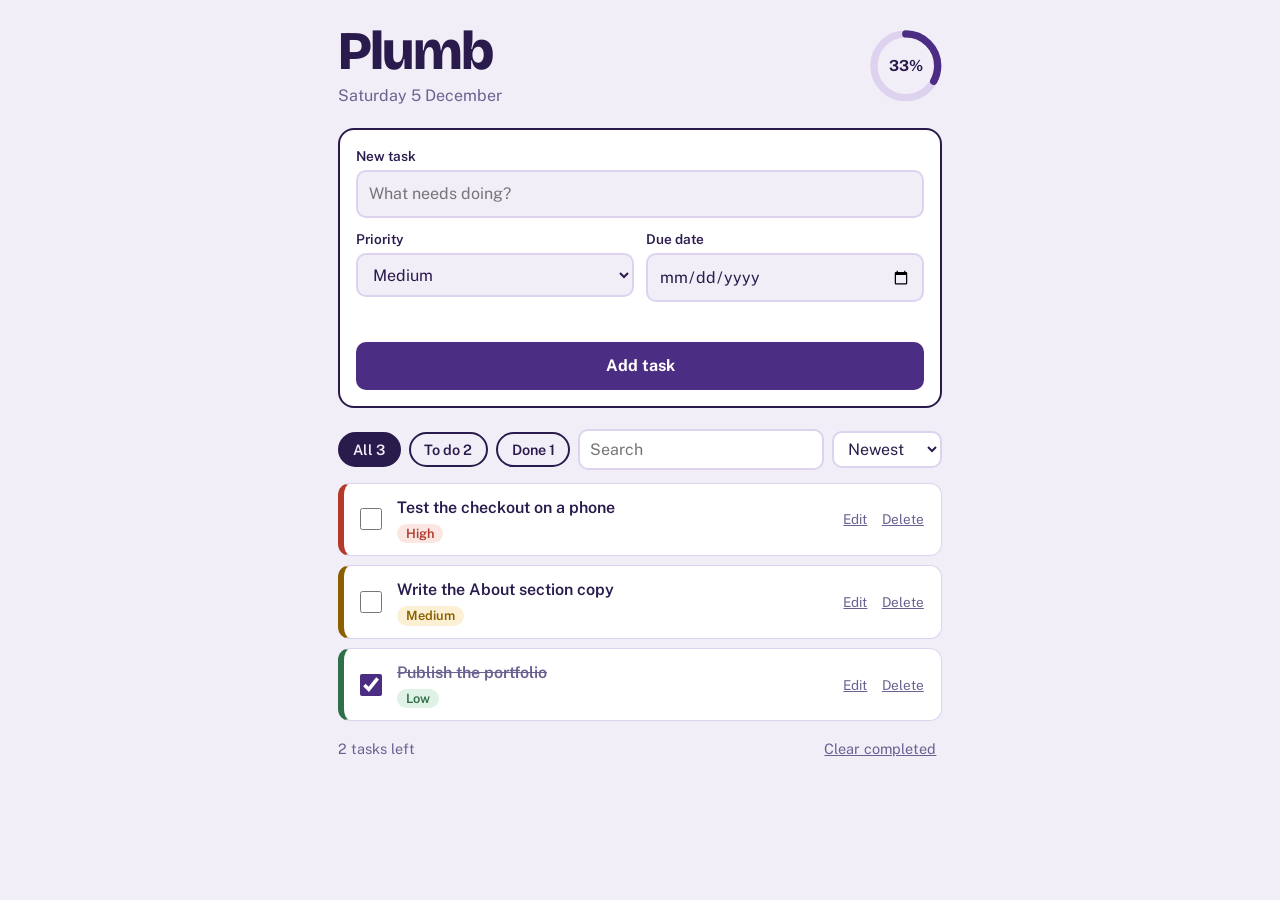
<file: projects/plumb/index.html>
<!doctype html>
<html lang="en">
  <head>
    <meta charset="utf-8" />
    <meta
      name="viewport"
      content="width=device-width, initial-scale=1, viewport-fit=cover"
    />
    <title>Plumb | Tasks, kept straight</title>
    <link
      rel="stylesheet"
      href="https://fonts.googleapis.com/css2?family=Bricolage+Grotesque:wght@600;800&family=Public+Sans:wght@400;500;600&display=swap"
    />
    <link rel="stylesheet" href="style.css" />
  </head>
  <body>
    <main class="app">
      <div class="head">
        <div>
          <h1>Plumb</h1>
          <p class="tag" id="today">Tasks, kept straight.</p>
        </div>
        <div class="ring" role="img" aria-label="Progress">
          <svg viewBox="0 0 60 60">
            <circle
              cx="30"
              cy="30"
              r="26"
              fill="none"
              stroke="var(--line)"
              stroke-width="6"
            />
            <circle
              id="arc"
              cx="30"
              cy="30"
              r="26"
              fill="none"
              stroke="var(--brand)"
              stroke-width="6"
              stroke-linecap="round"
              stroke-dasharray="163.4"
              stroke-dashoffset="163.4"
            /></svg
          ><b id="pct">0%</b>
        </div>
      </div>

      <form class="add" id="f" novalidate>
        <div class="full">
          <label for="title">New task</label
          ><input
            id="title"
            maxlength="120"
            placeholder="What needs doing?"
            autocomplete="off"
          />
        </div>
        <div>
          <label for="pr">Priority</label
          ><select id="pr">
            <option value="high">High</option>
            <option value="med" selected>Medium</option>
            <option value="low">Low</option>
          </select>
        </div>
        <div>
          <label for="due">Due date</label><input id="due" type="date" />
        </div>
        <p class="msg" id="msg" aria-live="polite"></p>
        <button class="addbtn" type="submit">Add task</button>
      </form>

      <div class="bar">
        <button class="tab" data-f="all" aria-pressed="true">
          All <span id="n-all"></span>
        </button>
        <button class="tab" data-f="active" aria-pressed="false">
          To do <span id="n-active"></span>
        </button>
        <button class="tab" data-f="done" aria-pressed="false">
          Done <span id="n-done"></span>
        </button>
        <input
          id="q"
          type="search"
          placeholder="Search"
          aria-label="Search tasks"
        />
        <select id="sort" aria-label="Sort tasks">
          <option value="new">Newest</option>
          <option value="due">Due date</option>
          <option value="pri">Priority</option>
        </select>
      </div>

      <ul class="list" id="list"></ul>
      <div class="foot">
        <span id="left" aria-live="polite"></span
        ><button class="clear" id="clear">Clear completed</button>
      </div>
    </main>
    <div class="toast" id="toast" hidden>
      <span id="tmsg"></span><button id="undo">Undo</button>
    </div>

    <script src="script.js"></script>
  </body>
</html>
</file>
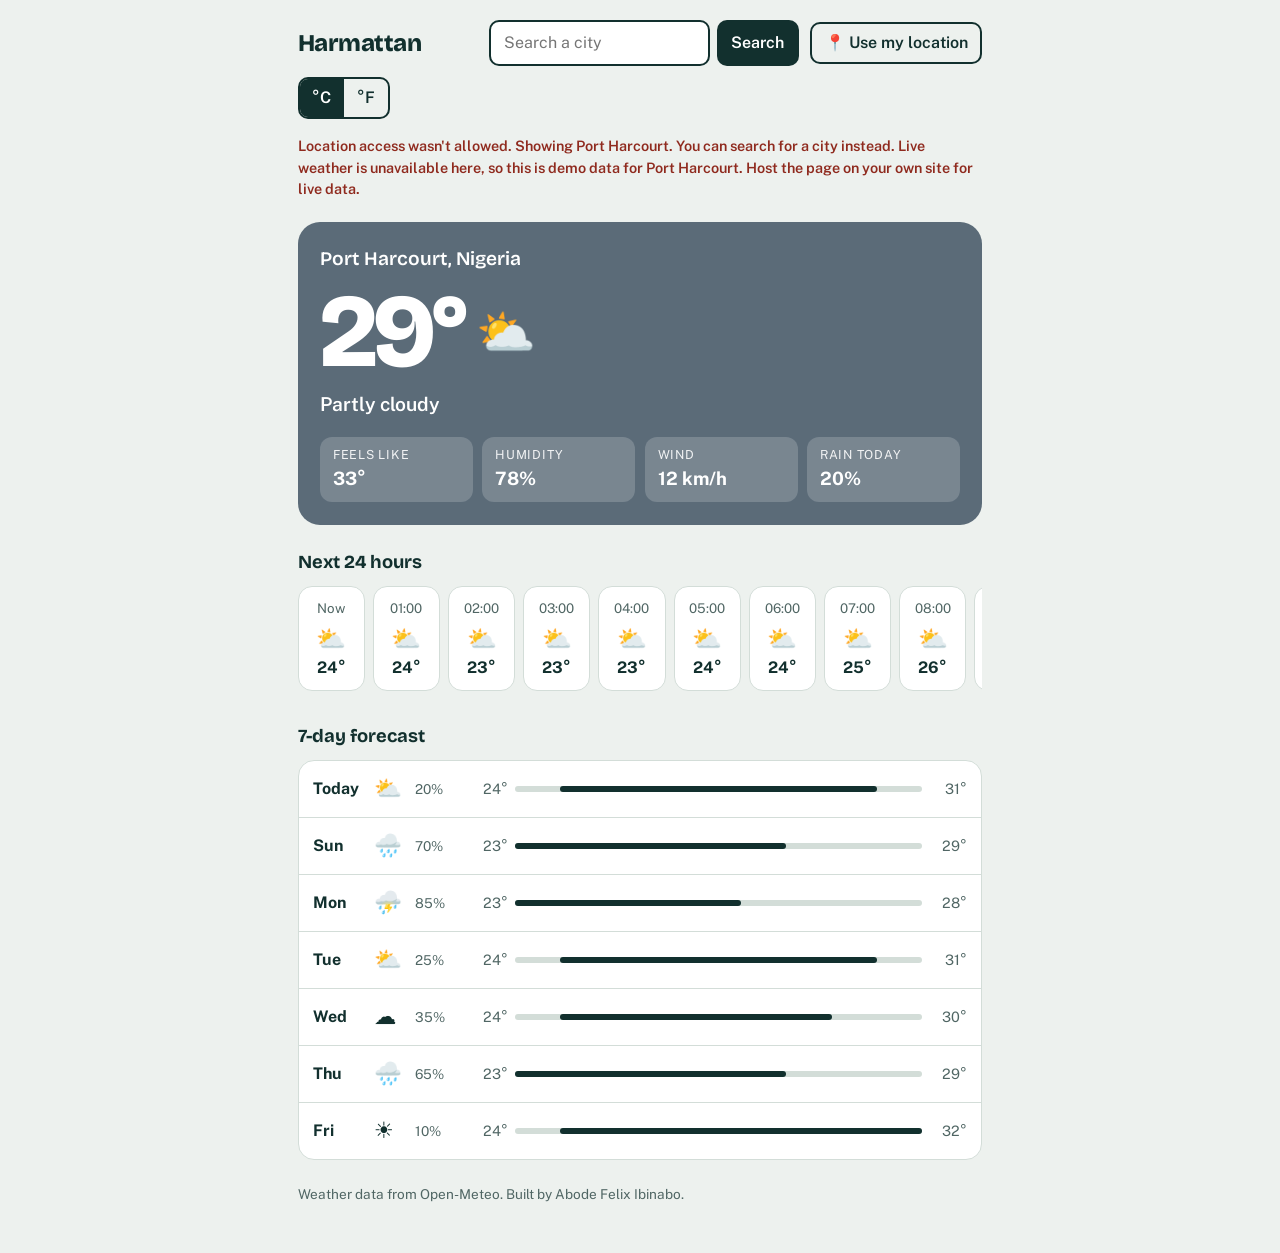
<file: projects/harmattan.html>
<!DOCTYPE html>
<html lang="en">
<head>
<meta charset="utf-8">
<meta name="viewport" content="width=device-width, initial-scale=1, viewport-fit=cover">
<title>Harmattan | Weather, plainly</title>
<link rel="stylesheet" href="https://fonts.googleapis.com/css2?family=Bricolage+Grotesque:wght@600;800&family=Public+Sans:wght@400;500;600&display=swap">
<style>
:root{--bg:#EDF1EE;--card:#FFFFFF;--ink:#12302E;--muted:#506664;--line:#D3DDD8;--accent:#12302E;--accent-ink:#FFFFFF;--err:#8F2A1E;
box-sizing:border-box;padding-top:env(safe-area-inset-top,0px);padding-bottom:env(safe-area-inset-bottom,0px)}
@media (prefers-color-scheme:dark){:root:not([data-theme="light"]){--bg:#0E1D1F;--card:#162A2D;--ink:#E7F1ED;--muted:#9BB5B0;--line:#2B4547;--accent:#E7F1ED;--accent-ink:#0E1D1F;--err:#FFA395}}
:root[data-theme="dark"]{--bg:#0E1D1F;--card:#162A2D;--ink:#E7F1ED;--muted:#9BB5B0;--line:#2B4547;--accent:#E7F1ED;--accent-ink:#0E1D1F;--err:#FFA395}
*,*::before,*::after{box-sizing:inherit}
body{margin:0;background:var(--bg);color:var(--ink);font:400 1rem/1.5 "Public Sans",system-ui,sans-serif}
h1,h2,h3{font-family:"Bricolage Grotesque",system-ui,sans-serif;margin:0}
button,input{font:inherit;color:inherit}
button{cursor:pointer}
:focus-visible{outline:3px solid var(--ink);outline-offset:2px}
.app{max-width:720px;margin:0 auto;padding:1.25rem 1.1rem 3rem}
.top{display:flex;flex-wrap:wrap;gap:.7rem;align-items:center;margin-bottom:1rem}
.brand{font:800 1.5rem "Bricolage Grotesque",sans-serif;letter-spacing:-.02em;margin-right:auto}
form.s{display:flex;gap:.4rem;flex:1 1 100%;order:3}
@media (min-width:600px){form.s{order:0;flex:0 1 18rem}}
form.s input{flex:1;min-width:0;padding:.55rem .8rem;border:2px solid var(--ink);border-radius:10px;background:var(--card)}
form.s button{border:0;background:var(--accent);color:var(--accent-ink);border-radius:10px;padding:.55rem .9rem;font-weight:600}
.loc{border:2px solid var(--ink);background:transparent;border-radius:10px;padding:.45rem .8rem;font-weight:600}
.units{display:flex;border:2px solid var(--ink);border-radius:10px;overflow:hidden}
.units button{border:0;background:transparent;padding:.45rem .8rem;font-weight:600}
.units button[aria-pressed="true"]{background:var(--accent);color:var(--accent-ink)}
#status{min-height:1.4rem;margin:0 0 .6rem;font-size:.9rem;color:var(--muted)}
#status.err{color:var(--err);font-weight:600}
.pick{display:flex;gap:.4rem;flex-wrap:wrap;margin-bottom:.8rem}
.pick button{border:2px solid var(--ink);background:transparent;border-radius:999px;padding:.25rem .8rem}
.hero{border-radius:22px;padding:1.4rem;color:#fff;background:#5B6B78}
.hero.clear{background:#E0A12B;color:#2A1B00}
.hero.cloud{background:#5B6B78}
.hero.fog{background:#6E6A5A}
.hero.rain{background:#3A6684}
.hero.storm{background:#473C6B}
.hero.snow{background:#4E7C86}
.hero h2{font-size:1.2rem;font-weight:600}
.big{display:flex;align-items:center;gap:.8rem;margin:.4rem 0}
.big b{font:800 clamp(4rem,18vw,6.5rem)/1 "Bricolage Grotesque",sans-serif;letter-spacing:-.04em}
.big span{font-size:3rem}
.cond{font-size:1.2rem;font-weight:600}
.det{display:grid;grid-template-columns:repeat(auto-fit,minmax(130px,1fr));gap:.6rem;margin-top:1.1rem}
.det div{background:rgba(255,255,255,.18);border-radius:12px;padding:.6rem .8rem}
.hero.clear .det div{background:rgba(42,27,0,.12)}
.det small{display:block;opacity:.9;font-size:.78rem;text-transform:uppercase;letter-spacing:.06em}
.det strong{font-size:1.15rem}
h3.sec{font-size:1.15rem;margin:1.5rem 0 .6rem}
.hours{display:flex;gap:.5rem;overflow-x:auto;padding-bottom:.5rem}
.h{flex:none;min-width:4.2rem;text-align:center;background:var(--card);border:1px solid var(--line);border-radius:14px;padding:.6rem .4rem}
.h span{display:block;font-size:1.5rem}
.h small{color:var(--muted)}
.days{list-style:none;margin:0;padding:0;background:var(--card);border:1px solid var(--line);border-radius:16px}
.d{display:grid;grid-template-columns:3.2rem 2rem 2.8rem 1fr;gap:.6rem;align-items:center;padding:.7rem .9rem;border-bottom:1px solid var(--line)}
.d:last-child{border-bottom:0}
.d .ic{font-size:1.4rem}
.d .rain{color:var(--muted);font-size:.85rem}
.rng{display:grid;grid-template-columns:2.4rem 1fr 2.4rem;gap:.4rem;align-items:center;font-size:.9rem}
.rng i{position:relative;height:6px;border-radius:3px;background:var(--line)}
.rng i b{position:absolute;top:0;bottom:0;border-radius:3px;background:var(--ink)}
.rng em{font-style:normal;color:var(--muted);text-align:right}
footer{margin-top:1.5rem;color:var(--muted);font-size:.85rem}
</style>
</head>
<body>
<main class="app">
  <div class="top">
    <div class="brand">Harmattan</div>
    <form class="s" id="sf"><input id="city" placeholder="Search a city" aria-label="Search a city" autocomplete="off"><button type="submit">Search</button></form>
    <button class="loc" id="loc" type="button">📍 Use my location</button>
    <div class="units" role="group" aria-label="Units"><button data-u="c" aria-pressed="true">°C</button><button data-u="f" aria-pressed="false">°F</button></div>
  </div>
  <p id="status" role="status" aria-live="polite"></p>
  <div class="pick" id="pick"></div>
  <div id="out"></div>
  <footer>Weather data from Open-Meteo. Built by Abode Felix Ibinabo.</footer>
</main>
<script>
const $=id=>document.getElementById(id);
const esc=t=>String(t).replace(/[&<>"']/g,c=>({"&":"&amp;","<":"&lt;",">":"&gt;",'"':"&quot;","'":"&#39;"}[c]));
const W=c=>c===0?["Clear sky","clear","☀️"]:c<=2?["Partly cloudy","cloud","⛅"]:c===3?["Overcast","cloud","☁️"]:c<=48?["Fog","fog","🌫️"]:c<=57?["Drizzle","rain","🌦️"]:c<=67?["Rain","rain","🌧️"]:c<=77?["Snow","snow","❄️"]:c<=82?["Rain showers","rain","🌦️"]:c<=86?["Snow showers","snow","❄️"]:["Thunderstorm","storm","⛈️"];
let place={name:"Port Harcourt",country:"Nigeria",lat:4.8156,lon:7.0498},data=null,unit="c",demo=false;
let saved=false;
try{const s=JSON.parse(localStorage.getItem("harm-place")||"null");if(s&&s.lat){place=s;saved=true}if(localStorage.getItem("harm-unit")==="f")unit="f"}catch(e){}
const T=v=>unit==="c"?Math.round(v)+"°":Math.round(v*9/5+32)+"°";
const S=v=>unit==="c"?Math.round(v)+" km/h":Math.round(v/1.609)+" mph";
const pad=n=>String(n).padStart(2,"0");
const iso=d=>d.getFullYear()+"-"+pad(d.getMonth()+1)+"-"+pad(d.getDate())+"T"+pad(d.getHours())+":00";
function sample(){
 const now=new Date();now.setMinutes(0,0,0);const hourly={time:[],temperature_2m:[],weather_code:[]};
 for(let i=0;i<48;i++){const d=new Date(now.getTime()+i*36e5),h=d.getHours();hourly.time.push(iso(d));hourly.temperature_2m.push(27+4*Math.sin((h-9)/24*2*Math.PI));hourly.weather_code.push(h>=15&&h<=18?95:h>=19&&h<=22?61:2)}
 const daily={time:[],weather_code:[2,61,95,2,3,61,0],temperature_2m_max:[31,29,28,31,30,29,32],temperature_2m_min:[24,23,23,24,24,23,24],precipitation_probability_max:[20,70,85,25,35,65,10]};
 for(let i=0;i<7;i++){const d=new Date(now.getTime()+i*864e5);daily.time.push(d.getFullYear()+"-"+pad(d.getMonth()+1)+"-"+pad(d.getDate()))}
 return {current:{time:iso(now),temperature_2m:29,apparent_temperature:33,relative_humidity_2m:78,wind_speed_10m:12,weather_code:2},hourly,daily};
}
async function getJSON(url){const c=new AbortController(),t=setTimeout(()=>c.abort(),8000);try{const r=await fetch(url,{signal:c.signal});if(!r.ok)throw new Error("HTTP "+r.status);return await r.json()}finally{clearTimeout(t)}}
async function load(){
 $("status").className="";$("status").textContent="Loading weather for "+place.name+"…";
 try{
  data=await getJSON("https://api.open-meteo.com/v1/forecast?latitude="+place.lat+"&longitude="+place.lon+"&current=temperature_2m,apparent_temperature,relative_humidity_2m,weather_code,wind_speed_10m&hourly=temperature_2m,weather_code&daily=weather_code,temperature_2m_max,temperature_2m_min,precipitation_probability_max&timezone=auto&forecast_days=7");
  demo=false;$("status").textContent="Updated just now.";
 }catch(e){
  data=sample();demo=true;$("status").className="err";
  $("status").textContent="Live weather is unavailable here, so this is demo data for "+place.name+". Host the page on your own site for live data.";
 }
 render();
}
function render(){
 if(!data)return;const c=data.current,w=W(c.weather_code),d=data.daily;
 let i0=data.hourly.time.findIndex(t=>t>=c.time.slice(0,13));if(i0<0)i0=0;
 const hrs=data.hourly.time.slice(i0,i0+24).map((t,k)=>{const j=i0+k,h=W(data.hourly.weather_code[j]);return `<div class="h"><small>${k===0?"Now":t.slice(11,13)+":00"}</small><span aria-hidden="true">${h[2]}</span><strong>${T(data.hourly.temperature_2m[j])}</strong><small class="sr" hidden>${h[0]}</small></div>`}).join("");
 const lo=Math.min(...d.temperature_2m_min),hi=Math.max(...d.temperature_2m_max),sp=hi-lo||1;
 const days=d.time.map((t,k)=>{const x=W(d.weather_code[k]),a=(d.temperature_2m_min[k]-lo)/sp*100,b=(d.temperature_2m_max[k]-lo)/sp*100,n=k===0?"Today":new Date(t+"T00:00").toLocaleDateString("en-GB",{weekday:"short"});
  return `<li class="d"><strong>${n}</strong><span class="ic" role="img" aria-label="${x[0]}">${x[2]}</span><span class="rain">${d.precipitation_probability_max[k]??0}%</span><div class="rng"><em>${T(d.temperature_2m_min[k])}</em><i><b style="left:${a}%;width:${Math.max(b-a,6)}%"></b></i><em>${T(d.temperature_2m_max[k])}</em></div></li>`}).join("");
 $("out").innerHTML=`<section class="hero ${w[1]}"><h2>${esc(place.name)}${place.country?", "+esc(place.country):""}</h2>
 <div class="big"><b>${T(c.temperature_2m)}</b><span aria-hidden="true">${w[2]}</span></div><div class="cond">${w[0]}</div>
 <div class="det"><div><small>Feels like</small><strong>${T(c.apparent_temperature)}</strong></div><div><small>Humidity</small><strong>${Math.round(c.relative_humidity_2m)}%</strong></div><div><small>Wind</small><strong>${S(c.wind_speed_10m)}</strong></div><div><small>Rain today</small><strong>${d.precipitation_probability_max[0]??0}%</strong></div></div></section>
 <h3 class="sec">Next 24 hours</h3><div class="hours">${hrs}</div>
 <h3 class="sec">7-day forecast</h3><ul class="days">${days}</ul>`;
}
$("sf").onsubmit=async e=>{e.preventDefault();const q=$("city").value.trim();if(!q)return;
 $("pick").innerHTML="";$("status").className="";$("status").textContent="Searching…";
 try{const r=await getJSON("https://geocoding-api.open-meteo.com/v1/search?count=5&name="+encodeURIComponent(q));
  if(!r.results||!r.results.length){$("status").className="err";$("status").textContent="No place found for “"+q+"”. Try another spelling.";return}
  if(r.results.length===1)choose(r.results[0]);
  else{$("status").textContent="Choose the right place:";$("pick").innerHTML=r.results.map((p,k)=>`<button data-k="${k}">${esc(p.name)}${p.admin1?", "+esc(p.admin1):""}, ${esc(p.country||"")}</button>`).join("");window._r=r.results}
 }catch(err){$("status").className="err";$("status").textContent="Search needs a connection to the weather service, which isn't available here."}
};
function choose(p){place={name:p.name,country:p.country||"",lat:p.latitude,lon:p.longitude};try{localStorage.setItem("harm-place",JSON.stringify(place))}catch(e){}$("pick").innerHTML="";load()}
$("pick").addEventListener("click",e=>{const b=e.target.closest("button");if(b)choose(window._r[+b.dataset.k])});
document.querySelectorAll(".units button").forEach(b=>{b.setAttribute("aria-pressed",b.dataset.u===unit);b.onclick=()=>{unit=b.dataset.u;try{localStorage.setItem("harm-unit",unit)}catch(e){}document.querySelectorAll(".units button").forEach(x=>x.setAttribute("aria-pressed",x===b));render()}});
function locate(auto){
 if(!navigator.geolocation){$("status").className="err";$("status").textContent="Your browser can't share its location. Search for a city instead.";if(auto)load();return}
 $("status").className="";$("status").textContent="Asking for your location…";
 navigator.geolocation.getCurrentPosition(p=>{place={name:"Your location",country:"",lat:+p.coords.latitude.toFixed(3),lon:+p.coords.longitude.toFixed(3)};$("pick").innerHTML="";load()},
  e=>{const m=(e.code===1?"Location access wasn't allowed. ":"Couldn't work out your location. ")+"Showing "+place.name+". You can search for a city instead.";load().then(()=>{$("status").className="err";$("status").textContent=m+" "+($("status").className==="err"&&demo?$("status").textContent:"")})},
  {timeout:10000,maximumAge:600000});
}
$("loc").onclick=()=>locate(false);
if(saved)load();else locate(true);
</script>
</body>
</html>
</file>
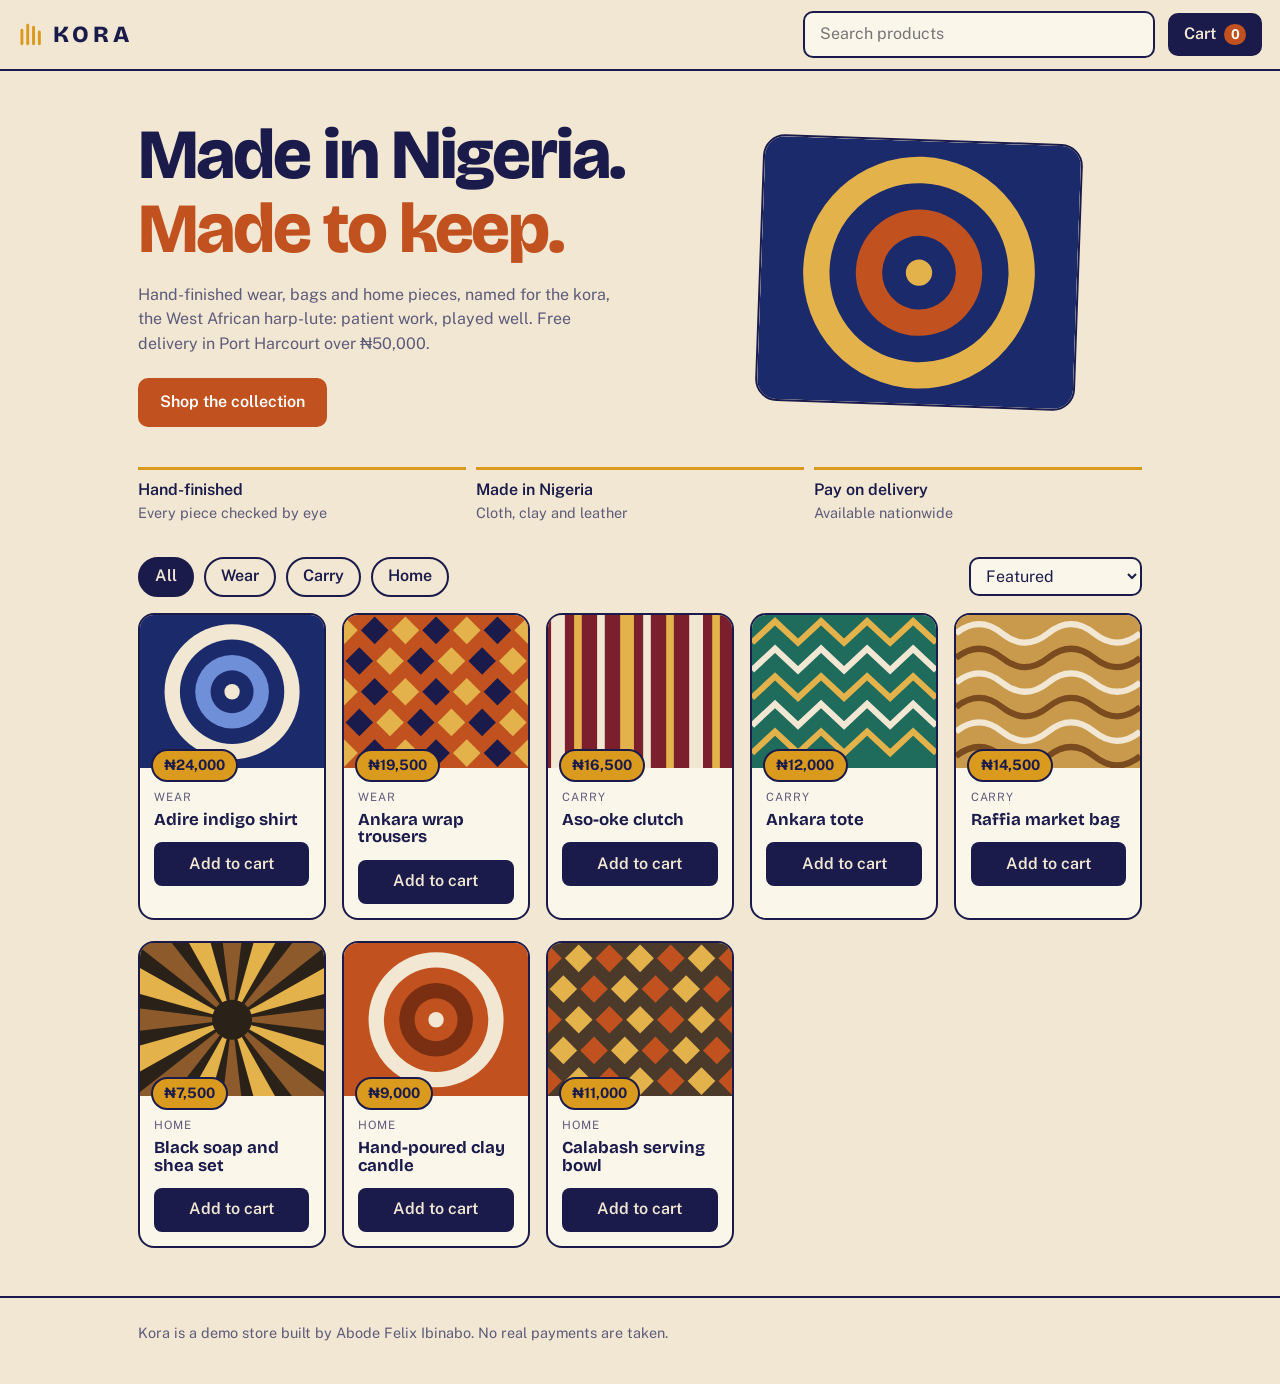
<file: projects/kora.html>
<!DOCTYPE html>
<html lang="en">
<head>
<meta charset="utf-8">
<meta name="viewport" content="width=device-width, initial-scale=1, viewport-fit=cover">
<title>Kora | Made in Nigeria, made to keep</title>
<link rel="stylesheet" href="https://fonts.googleapis.com/css2?family=Bricolage+Grotesque:wght@600;800&family=Public+Sans:wght@400;500;600&display=swap">
<style>
:root{--bg:#F1E7D3;--card:#FBF6EA;--ink:#1B1B4B;--muted:#5E5B7A;--line:#D9CCB0;--brand:#1B1B4B;--brand-ink:#F1E7D3;--accent:#C1521F;--gold:#D99A1E;--stamp-ink:#1B1B4B;
box-sizing:border-box;padding-top:env(safe-area-inset-top,0px);padding-bottom:env(safe-area-inset-bottom,0px)}
@media (prefers-color-scheme:dark){:root:not([data-theme="light"]){--bg:#12122E;--card:#1C1C45;--ink:#F1E7D3;--muted:#A9A6C7;--line:#34346A;--brand:#E3B24B;--brand-ink:#12122E;--accent:#E87A4C;--gold:#E3B24B}}
:root[data-theme="dark"]{--bg:#12122E;--card:#1C1C45;--ink:#F1E7D3;--muted:#A9A6C7;--line:#34346A;--brand:#E3B24B;--brand-ink:#12122E;--accent:#E87A4C;--gold:#E3B24B}
*,*::before,*::after{box-sizing:inherit}
html{scroll-padding-top:env(safe-area-inset-top,0px)}
body{margin:0;background:var(--bg);color:var(--ink);font:400 1rem/1.55 "Public Sans",system-ui,sans-serif}
h1,h2,h3{font-family:"Bricolage Grotesque",system-ui,sans-serif;margin:0;line-height:1.05}
button,input,select{font:inherit;color:inherit}
button{cursor:pointer}
:focus-visible{outline:3px solid var(--accent);outline-offset:2px}
.wrap{max-width:1040px;margin:0 auto;padding:0 1.1rem}
header.top{position:sticky;top:0;z-index:5;background:var(--bg);border-bottom:2px solid var(--ink)}
.bar{display:flex;align-items:center;gap:.8rem;padding:.7rem 1.1rem;flex-wrap:wrap}
.logo{display:flex;align-items:center;gap:.5rem;font:800 1.45rem "Bricolage Grotesque",sans-serif;letter-spacing:.18em;margin-right:auto}
.logo svg{width:1.7rem;height:1.5rem}
.search{order:3;flex:1 1 100%;padding:.55rem .9rem;border:2px solid var(--ink);border-radius:10px;background:var(--card)}
@media (min-width:640px){.search{order:0;flex:1 1 12rem;max-width:22rem}}
.cartbtn{display:flex;align-items:center;gap:.5rem;background:var(--brand);color:var(--brand-ink);border:0;border-radius:10px;padding:.55rem 1rem;font-weight:600}
.cartbtn b{background:var(--accent);color:#fff;border-radius:999px;min-width:1.4rem;padding:0 .35rem;text-align:center;font-size:.85rem}
.hero{display:grid;gap:1.5rem;padding:2rem 0 1.5rem;align-items:center}
@media (min-width:760px){.hero{grid-template-columns:1.2fr 1fr;padding:3rem 0 2rem}}
.hero h1{font-size:clamp(2.4rem,8vw,4.4rem);font-weight:800;letter-spacing:-.03em}
.hero h1 em{font-style:normal;color:var(--accent)}
.hero p{color:var(--muted);max-width:30rem;margin:1rem 0 1.3rem}
.cta{display:inline-block;background:var(--accent);color:#fff;text-decoration:none;font-weight:600;padding:.75rem 1.4rem;border-radius:10px}
.pat{max-width:20rem;width:100%;justify-self:center;border:2px solid var(--ink);border-radius:22px;overflow:hidden;transform:rotate(2deg)}
.pat svg{display:block;width:100%;height:auto}
.vals{display:grid;gap:.6rem;grid-template-columns:repeat(auto-fit,minmax(170px,1fr));padding:.5rem 0 1rem}
.vals div{border-top:3px solid var(--gold);padding-top:.5rem;font-weight:600}
.vals span{display:block;color:var(--muted);font-weight:400;font-size:.9rem}
.tools{display:flex;gap:.6rem;flex-wrap:wrap;align-items:center;padding:1rem 0}
.chip{border:2px solid var(--ink);background:transparent;border-radius:999px;padding:.35rem .95rem;font-weight:600}
.chip[aria-pressed="true"]{background:var(--ink);color:var(--bg)}
.sort{margin-left:auto;padding:.45rem .7rem;border:2px solid var(--ink);border-radius:10px;background:var(--card)}
.grid{display:grid;gap:1.3rem 1rem;grid-template-columns:repeat(auto-fill,minmax(160px,1fr));padding-bottom:3rem}
.p{background:var(--card);border:2px solid var(--ink);border-radius:16px;display:flex;flex-direction:column;overflow:visible}
.art{position:relative;border-radius:14px 14px 0 0;overflow:visible}
.art svg{display:block;width:100%;height:auto;border-radius:14px 14px 0 0}
.stamp{position:absolute;left:.7rem;bottom:-.85rem;background:var(--gold);color:#1B1B4B;font-weight:700;padding:.2rem .7rem;border-radius:999px;font-size:.9rem;border:2px solid var(--ink)}
.pb{padding:1.3rem .9rem .9rem;display:flex;flex-direction:column;gap:.25rem;flex:1}
.pb small{color:var(--muted);text-transform:uppercase;letter-spacing:.08em;font-size:.72rem}
.pb h3{font-size:1.05rem}
.add{margin-top:.6rem;border:0;background:var(--brand);color:var(--brand-ink);border-radius:8px;padding:.6rem;font-weight:600}
.add:hover{background:var(--accent);color:#fff}
.empty{grid-column:1/-1;color:var(--muted);padding:2rem 0}
.ov{position:fixed;inset:0;background:rgba(10,8,25,.6);z-index:20;display:flex;justify-content:flex-end}
.ov[hidden]{display:none}
.drawer{width:min(26rem,100%);height:100%;background:var(--bg);border-left:2px solid var(--ink);display:flex;flex-direction:column;padding:calc(1rem + env(safe-area-inset-top,0px)) 1.1rem calc(1rem + env(safe-area-inset-bottom,0px));overflow:auto}
.dh{display:flex;justify-content:space-between;align-items:center;margin-bottom:1rem}
.x{background:none;border:0;font-size:1.8rem;line-height:1;padding:.2rem .5rem}
.it{display:grid;grid-template-columns:3.4rem 1fr auto;gap:.7rem;align-items:center;padding:.7rem 0;border-bottom:1px solid var(--line)}
.it svg{width:3.4rem;height:auto;border-radius:8px;border:2px solid var(--ink)}
.qty{display:flex;align-items:center;gap:.4rem;margin-top:.2rem}
.qty button{width:1.7rem;height:1.7rem;border:2px solid var(--ink);background:var(--card);border-radius:6px;font-weight:600}
.rm{background:none;border:0;color:var(--muted);text-decoration:underline;font-size:.85rem}
.tot{display:flex;justify-content:space-between;font-weight:700;font-size:1.2rem;padding:1rem 0}
.go{border:0;background:var(--accent);color:#fff;border-radius:10px;padding:.85rem;font-weight:600;width:100%}
.go:disabled{opacity:.5;cursor:not-allowed}
form label{display:block;font-weight:600;margin-top:.8rem}
form input,form select{width:100%;margin-top:.3rem;padding:.6rem .7rem;border:2px solid var(--ink);border-radius:8px;background:var(--card)}
.err{color:#B3261E;font-size:.85rem;min-height:1.1rem;margin:.15rem 0 0}
@media (prefers-color-scheme:dark){.err{color:#FF8A80}}
.ok{text-align:center;padding:2rem 0}
.ok h2{margin-bottom:.6rem}
.note{background:var(--card);border:1px solid var(--line);border-radius:8px;padding:.6rem .8rem;font-size:.85rem;color:var(--muted);margin-top:1rem}
footer{border-top:2px solid var(--ink);padding:1.5rem 0 2.5rem;color:var(--muted);font-size:.9rem}
</style>
</head>
<body>
<header class="top"><div class="bar">
  <div class="logo"><svg viewBox="0 0 28 24" aria-hidden="true"><path d="M4 22V8M10 22V3M16 22V5M22 22V10" stroke="var(--gold)" stroke-width="3" stroke-linecap="round" fill="none"/></svg>KORA</div>
  <input class="search" id="q" type="search" placeholder="Search products" aria-label="Search products">
  <button class="cartbtn" id="cartbtn" aria-label="Open cart">Cart <b id="count" aria-live="polite">0</b></button>
</div></header>

<main class="wrap">
  <section class="hero">
    <div>
      <h1>Made in Nigeria.<br><em>Made to keep.</em></h1>
      <p>Hand-finished wear, bags and home pieces, named for the kora, the West African harp-lute: patient work, played well. Free delivery in Port Harcourt over ₦50,000.</p>
      <a class="cta" href="#shop">Shop the collection</a>
    </div>
    <div class="pat" id="hero-pat" aria-hidden="true"></div>
  </section>
  <section class="vals">
    <div>Hand-finished<span>Every piece checked by eye</span></div>
    <div>Made in Nigeria<span>Cloth, clay and leather</span></div>
    <div>Pay on delivery<span>Available nationwide</span></div>
  </section>
  <section id="shop">
    <div class="tools">
      <button class="chip" data-cat="All" aria-pressed="true">All</button>
      <button class="chip" data-cat="Wear" aria-pressed="false">Wear</button>
      <button class="chip" data-cat="Carry" aria-pressed="false">Carry</button>
      <button class="chip" data-cat="Home" aria-pressed="false">Home</button>
      <select class="sort" id="sort" aria-label="Sort products">
        <option value="def">Featured</option><option value="lo">Price: low to high</option><option value="hi">Price: high to low</option>
      </select>
    </div>
    <div class="grid" id="grid"></div>
  </section>
</main>
<footer><div class="wrap">Kora is a demo store built by Abode Felix Ibinabo. No real payments are taken.</div></footer>

<div class="ov" id="cartov" hidden role="dialog" aria-modal="true" aria-labelledby="ct"><div class="drawer">
  <div class="dh"><h2 id="ct">Your cart</h2><button class="x" id="cartx" aria-label="Close cart">&times;</button></div>
  <div id="items"></div>
  <div class="tot"><span>Total</span><span id="total">₦0</span></div>
  <button class="go" id="checkout" disabled>Checkout</button>
</div></div>

<div class="ov" id="coov" hidden role="dialog" aria-modal="true" aria-labelledby="cot"><div class="drawer">
  <div class="dh"><h2 id="cot">Checkout</h2><button class="x" id="cox" aria-label="Close checkout">&times;</button></div>
  <div id="cobody"></div>
</div></div>

<script>
const P=[
 {id:1,n:"Adire indigo shirt",c:"Wear",p:24000,t:"circles",k:["#1B2A6B","#F1E7D3","#6F8FD8"]},
 {id:2,n:"Ankara wrap trousers",c:"Wear",p:19500,t:"diamonds",k:["#C1521F","#1B1B4B","#E3B24B"]},
 {id:3,n:"Aso-oke clutch",c:"Carry",p:16500,t:"stripes",k:["#7A1F2B","#E3B24B","#F1E7D3"]},
 {id:4,n:"Ankara tote",c:"Carry",p:12000,t:"zigzag",k:["#1F6B5C","#F1E7D3","#E3B24B"]},
 {id:5,n:"Raffia market bag",c:"Carry",p:14500,t:"waves",k:["#C99A4B","#7A4B1E","#F1E7D3"]},
 {id:6,n:"Black soap and shea set",c:"Home",p:7500,t:"sun",k:["#2A2118","#E3B24B","#8C5A2B"]},
 {id:7,n:"Hand-poured clay candle",c:"Home",p:9000,t:"circles",k:["#C1521F","#F1E7D3","#7A2E12"]},
 {id:8,n:"Calabash serving bowl",c:"Home",p:11000,t:"diamonds",k:["#4B3A2A","#E3B24B","#C1521F"]}
];
const R=(a)=>`<rect width="120" height="100" fill="${a}"/>`;
const A={
 circles:(a,b,c)=>R(a)+[44,34,24,14,5].map((r,i)=>`<circle cx="60" cy="50" r="${r}" fill="${[b,a,c,a,b][i]}"/>`).join(""),
 diamonds:(a,b,c)=>{let o=R(a);for(let y=0;y<5;y++)for(let x=0;x<7;x++){const cx=x*20+(y%2?10:0),cy=10+y*20;o+=`<path d="M${cx} ${cy-9}l9 9-9 9-9-9z" fill="${(x+y)%2?b:c}"/>`}return o},
 stripes:(a,b,c)=>R(a)+[0,1,2,3,4,5,6,7].map(i=>`<rect x="${i*15+2}" width="${i%3?5:9}" height="100" fill="${i%2?b:c}"/>`).join(""),
 zigzag:(a,b,c)=>{let o=R(a);for(let r=0;r<5;r++){let d="M0 "+(18+r*18);for(let x=15;x<=120;x+=15)d+=`L${x} ${(x/15)%2?4+r*18:18+r*18}`;o+=`<path d="${d}" fill="none" stroke="${r%2?b:c}" stroke-width="4"/>`}return o},
 waves:(a,b,c)=>{let o=R(a);for(let r=0;r<6;r++)o+=`<path d="M0 ${12+r*16}q15-12 30 0t30 0t30 0t30 0" fill="none" stroke="${r%2?b:c}" stroke-width="4"/>`;return o},
 sun:(a,b,c)=>{let o=R(a);for(let i=0;i<16;i++){const t=i*Math.PI/8,f=d=>`${(60+90*Math.cos(t+d)).toFixed(1)} ${(50+90*Math.sin(t+d)).toFixed(1)}`;o+=`<path d="M60 50L${f(-.12)}L${f(.12)}Z" fill="${i%2?b:c}"/>`}return o+`<circle cx="60" cy="50" r="13" fill="${a}"/>`}
};
const art=p=>`<svg viewBox="0 0 120 100" role="img" aria-label="${p.n}">${A[p.t](...p.k)}</svg>`;
document.getElementById("hero-pat").innerHTML=`<svg viewBox="0 0 120 100">${A.circles("#1B2A6B","#E3B24B","#C1521F")}</svg>`;
const esc=t=>t.replace(/[&<>"']/g,c=>({"&":"&amp;","<":"&lt;",">":"&gt;",'"':"&quot;","'":"&#39;"}[c]));
const money=n=>"₦"+n.toLocaleString("en-US");
let cart={},cat="All",sort="def",q="",pin="";
try{cart=JSON.parse(localStorage.getItem("kora-cart")||"{}")||{}}catch(e){cart={}}
const $=id=>document.getElementById(id);
function save(){try{localStorage.setItem("kora-cart",JSON.stringify(cart))}catch(e){}}
function grid(){
 let l=P.filter(p=>(cat==="All"||p.c===cat)&&p.n.toLowerCase().includes(q));
 if(sort==="lo")l=[...l].sort((a,b)=>a.p-b.p);if(sort==="hi")l=[...l].sort((a,b)=>b.p-a.p);
 $("grid").innerHTML=l.length?l.map(p=>`<article class="p"><div class="art">${art(p)}<span class="stamp">${money(p.p)}</span></div><div class="pb"><small>${p.c}</small><h3>${p.n}</h3><button class="add" data-add="${p.id}">Add to cart</button></div></article>`).join(""):'<p class="empty">No products match your search.</p>';
}
function lines(){return Object.keys(cart).map(id=>({p:P.find(x=>x.id==id),q:cart[id]})).filter(x=>x.p)}
function total(){return lines().reduce((s,x)=>s+x.p.p*x.q,0)}
function renderCart(){
 const L=lines();$("count").textContent=L.reduce((s,x)=>s+x.q,0);
 $("total").textContent=money(total());$("checkout").disabled=!L.length;
 $("items").innerHTML=L.length?L.map(x=>`<div class="it">${art(x.p)}<div><strong>${x.p.n}</strong><div>${money(x.p.p)}</div><div class="qty"><button data-d="${x.p.id}" aria-label="Decrease ${x.p.n}">−</button><span>${x.q}</span><button data-u="${x.p.id}" aria-label="Increase ${x.p.n}">+</button></div></div><button class="rm" data-r="${x.p.id}">Remove</button></div>`).join(""):'<p class="empty">Your cart is empty.</p>';
 save();
}
function show(id,on){$(id).hidden=!on}
document.addEventListener("click",e=>{
 const t=e.target.closest("button");if(!t)return;const d=t.dataset;
 if(d.add){cart[d.add]=(cart[d.add]||0)+1;renderCart();t.textContent="Added ✓";setTimeout(()=>t.textContent="Add to cart",900)}
 if(d.u){cart[d.u]++;renderCart()}
 if(d.d){cart[d.d]--;if(cart[d.d]<1)delete cart[d.d];renderCart()}
 if(d.r){delete cart[d.r];renderCart()}
 if(d.cat){cat=d.cat;document.querySelectorAll(".chip").forEach(c=>c.setAttribute("aria-pressed",c===t));grid()}
});
$("cartbtn").onclick=()=>show("cartov",true);
$("cartx").onclick=()=>show("cartov",false);
$("cox").onclick=()=>show("coov",false);
$("sort").onchange=e=>{sort=e.target.value;grid()};
$("q").oninput=e=>{q=e.target.value.trim().toLowerCase();grid()};
document.addEventListener("keydown",e=>{if(e.key==="Escape"){show("cartov",false);show("coov",false)}});
["cartov","coov"].forEach(i=>$(i).addEventListener("click",e=>{if(e.target.id===i)show(i,false)}));
$("checkout").onclick=()=>{show("cartov",false);form();show("coov",true)};
function form(){
 $("cobody").innerHTML=`<p>Order total: <strong>${money(total())}</strong></p>
 <form id="f" novalidate>
 <label>Full name<input name="name" autocomplete="name"></label><p class="err" data-e="name"></p>
 <label>Email<input name="email" type="email" autocomplete="email"></label><p class="err" data-e="email"></p>
 <label>Phone<input name="phone" type="tel" autocomplete="tel"></label><p class="err" data-e="phone"></p>
 <label>Delivery address<input name="addr" autocomplete="street-address"></label><p class="err" data-e="addr"></p>
 <button class="chip" type="button" id="pin" style="margin-top:.4rem">📍 Share my location</button><p class="note" id="pinmsg" style="margin-top:.4rem">Optional: add a map pin so the rider can find you.</p>
 <label>Payment<select name="pay"><option>Pay on delivery</option><option>Card (demo)</option></select></label>
 <button class="go" style="margin-top:1.2rem" type="submit">Place order</button>
 <div class="note">Demo store: no payment is taken and nothing is shipped.</div></form>`;
 pin="";$("pin").onclick=()=>{
  if(!navigator.geolocation){$("pinmsg").textContent="Your browser can't share its location. Type your address instead.";return}
  $("pinmsg").textContent="Asking for your location…";
  navigator.geolocation.getCurrentPosition(p=>{pin="https://maps.google.com/?q="+p.coords.latitude.toFixed(5)+","+p.coords.longitude.toFixed(5);$("pinmsg").textContent="Location pinned ✓. The rider will get a map pin."},
   e=>{$("pinmsg").textContent=(e.code===1?"Location access wasn't allowed. ":"Couldn't work out your location. ")+"Type your address instead."},{timeout:10000,maximumAge:600000});
 };
 $("f").onsubmit=e=>{e.preventDefault();const f=e.target,v=n=>f[n].value.trim(),er={};
  if(v("name").length<2)er.name="Enter your full name.";
  if(!/^\S+@\S+\.\S+$/.test(v("email")))er.email="Enter a valid email address.";
  if(v("phone").replace(/\D/g,"").length<10)er.phone="Enter a valid phone number.";
  if(v("addr").length<6&&!pin)er.addr="Enter your delivery address or share your location.";
  f.querySelectorAll(".err").forEach(p=>p.textContent=er[p.dataset.e]||"");
  if(Object.keys(er).length)return;
  const no="KR-"+Math.floor(100000+Math.random()*900000);cart={};renderCart();
  $("cobody").innerHTML=`<div class="ok"><h2>Thank you, ${esc(v("name").split(" ")[0])}!</h2><p>Your order <strong>${no}</strong> is confirmed.<br>A confirmation would be sent to ${esc(v("email"))}.${pin?"<br>Your map pin was included for delivery.":""}</p><button class="go" id="done" style="margin-top:1rem">Keep shopping</button></div>`;
  $("done").onclick=()=>show("coov",false);
 };
}
grid();renderCart();
</script>
</body>
</html>
</file>
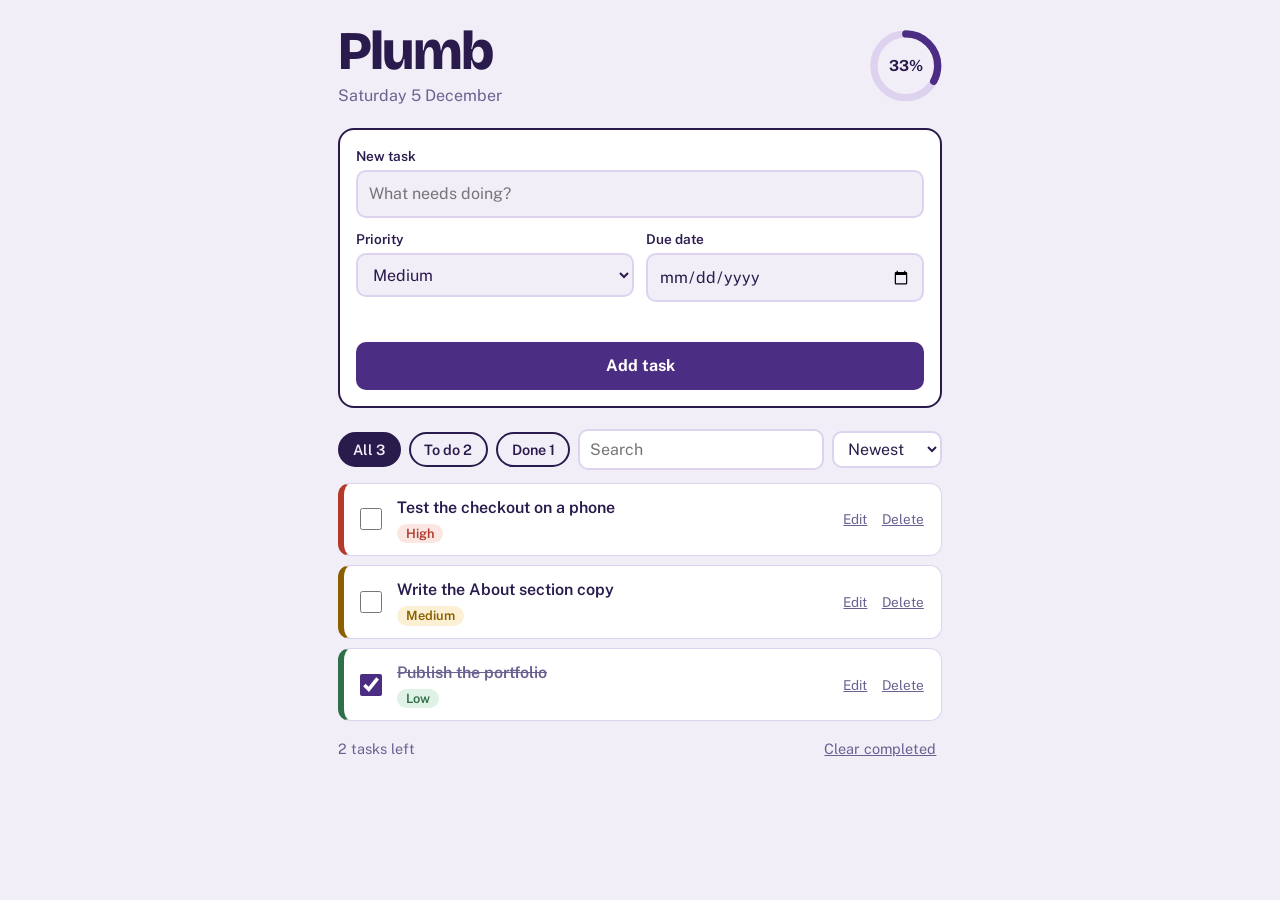
<file: projects/plumb.html>
<!DOCTYPE html>
<html lang="en">
<head>
<meta charset="utf-8">
<meta name="viewport" content="width=device-width, initial-scale=1, viewport-fit=cover">
<title>Plumb | Tasks, kept straight</title>
<link rel="stylesheet" href="https://fonts.googleapis.com/css2?family=Bricolage+Grotesque:wght@600;800&family=Public+Sans:wght@400;500;600&display=swap">
<style>
:root{--bg:#F2EEF8;--card:#FFFFFF;--ink:#2A1B4D;--muted:#6B6190;--line:#DDD3EE;--brand:#4B2E83;--brand-ink:#FFFFFF;--hi:#B3392A;--md:#8A5F00;--lo:#2F7048;--hi-bg:#FBE6E2;--md-bg:#FBF0D3;--lo-bg:#E0F1E6;
box-sizing:border-box;padding-top:env(safe-area-inset-top,0px);padding-bottom:env(safe-area-inset-bottom,0px)}
@media (prefers-color-scheme:dark){:root:not([data-theme="light"]){--bg:#17102A;--card:#221A3D;--ink:#EFE9FA;--muted:#A99FCC;--line:#3B3063;--brand:#B79CF2;--brand-ink:#1A1030;--hi:#FF9A8A;--md:#F2C45A;--lo:#8FD3A6;--hi-bg:#4A2430;--md-bg:#43361A;--lo-bg:#1F3F2E}}
:root[data-theme="dark"]{--bg:#17102A;--card:#221A3D;--ink:#EFE9FA;--muted:#A99FCC;--line:#3B3063;--brand:#B79CF2;--brand-ink:#1A1030;--hi:#FF9A8A;--md:#F2C45A;--lo:#8FD3A6;--hi-bg:#4A2430;--md-bg:#43361A;--lo-bg:#1F3F2E}
*,*::before,*::after{box-sizing:inherit}
body{margin:0;background:var(--bg);color:var(--ink);font:400 1rem/1.5 "Public Sans",system-ui,sans-serif}
h1,h2{font-family:"Bricolage Grotesque",system-ui,sans-serif;margin:0}
button,input,select{font:inherit;color:inherit}
button{cursor:pointer}
:focus-visible{outline:3px solid var(--brand);outline-offset:2px}
.app{max-width:640px;margin:0 auto;padding:1.5rem 1.1rem 3rem}
.head{display:flex;justify-content:space-between;align-items:center;gap:1rem;margin-bottom:1.25rem}
h1{font-size:clamp(2.4rem,9vw,3.4rem);font-weight:800;letter-spacing:-.03em;line-height:1}
.tag{color:var(--muted);margin:.35rem 0 0}
.ring{position:relative;width:4.6rem;height:4.6rem;flex:none}
.ring svg{width:100%;height:100%;transform:rotate(-90deg)}
.ring b{position:absolute;inset:0;display:flex;align-items:center;justify-content:center;font-size:.95rem}
.add{background:var(--card);border:2px solid var(--ink);border-radius:16px;padding:1rem;display:grid;gap:.7rem;grid-template-columns:1fr 1fr}
.add .full{grid-column:1/-1}
.add label{font-size:.85rem;font-weight:600;display:block}
.add input,.add select{width:100%;margin-top:.25rem;padding:.6rem .7rem;border:2px solid var(--line);border-radius:10px;background:var(--bg)}
.add input:focus,.add select:focus{border-color:var(--brand)}
.addbtn{grid-column:1/-1;border:0;background:var(--brand);color:var(--brand-ink);border-radius:10px;padding:.75rem;font-weight:700}
.msg{grid-column:1/-1;min-height:1.1rem;margin:0;font-size:.85rem;color:var(--hi)}
.bar{display:flex;gap:.5rem;flex-wrap:wrap;align-items:center;margin:1.3rem 0 .8rem}
.tab{border:2px solid var(--ink);background:transparent;border-radius:999px;padding:.3rem .85rem;font-weight:600;font-size:.9rem}
.tab[aria-pressed="true"]{background:var(--ink);color:var(--bg)}
.bar select,.bar input{padding:.4rem .6rem;border:2px solid var(--line);border-radius:10px;background:var(--card)}
.bar input{flex:1 1 8rem;min-width:0}
ul.list{list-style:none;margin:0;padding:0;display:grid;gap:.6rem}
.t{display:grid;grid-template-columns:auto 1fr auto;gap:.75rem;align-items:center;background:var(--card);border:1px solid var(--line);border-left:6px solid var(--muted);border-radius:12px;padding:.75rem .8rem}
.t.high{border-left-color:var(--hi)}.t.med{border-left-color:var(--md)}.t.low{border-left-color:var(--lo)}
.t input[type=checkbox]{width:1.35rem;height:1.35rem;accent-color:var(--brand)}
.tb label{font-weight:600;cursor:pointer;word-break:break-word}
.t.done .tb label{text-decoration:line-through;color:var(--muted)}
.meta{display:flex;gap:.4rem;flex-wrap:wrap;margin-top:.25rem;font-size:.8rem;color:var(--muted)}
.pri{border-radius:999px;padding:0 .55rem;font-weight:600}
.pri.high{background:var(--hi-bg);color:var(--hi)}.pri.med{background:var(--md-bg);color:var(--md)}.pri.low{background:var(--lo-bg);color:var(--lo)}
.od{color:var(--hi);font-weight:600}
.ed{width:100%;padding:.4rem .5rem;border:2px solid var(--brand);border-radius:8px;background:var(--bg)}
.ac{display:flex;gap:.3rem}
.ac button{border:0;background:none;color:var(--muted);text-decoration:underline;font-size:.85rem;padding:.3rem}
.ac button:hover{color:var(--ink)}
.empty{text-align:center;color:var(--muted);padding:2rem 0}
.foot{display:flex;justify-content:space-between;align-items:center;margin-top:1rem;color:var(--muted);font-size:.9rem}
.clear{border:0;background:none;color:var(--muted);text-decoration:underline}
.toast{position:fixed;left:50%;transform:translateX(-50%);bottom:calc(1rem + env(safe-area-inset-bottom,0px));background:var(--ink);color:var(--bg);border-radius:10px;padding:.6rem .9rem;display:flex;gap:.9rem;align-items:center;z-index:5}
.toast[hidden]{display:none}
.toast button{border:0;background:none;color:inherit;font-weight:700;text-decoration:underline}
</style>
</head>
<body>
<main class="app">
  <div class="head">
    <div><h1>Plumb</h1><p class="tag" id="today">Tasks, kept straight.</p></div>
    <div class="ring" role="img" aria-label="Progress"><svg viewBox="0 0 60 60"><circle cx="30" cy="30" r="26" fill="none" stroke="var(--line)" stroke-width="6"/><circle id="arc" cx="30" cy="30" r="26" fill="none" stroke="var(--brand)" stroke-width="6" stroke-linecap="round" stroke-dasharray="163.4" stroke-dashoffset="163.4"/></svg><b id="pct">0%</b></div>
  </div>

  <form class="add" id="f" novalidate>
    <div class="full"><label for="title">New task</label><input id="title" maxlength="120" placeholder="What needs doing?" autocomplete="off"></div>
    <div><label for="pr">Priority</label><select id="pr"><option value="high">High</option><option value="med" selected>Medium</option><option value="low">Low</option></select></div>
    <div><label for="due">Due date</label><input id="due" type="date"></div>
    <p class="msg" id="msg" aria-live="polite"></p>
    <button class="addbtn" type="submit">Add task</button>
  </form>

  <div class="bar">
    <button class="tab" data-f="all" aria-pressed="true">All <span id="n-all"></span></button>
    <button class="tab" data-f="active" aria-pressed="false">To do <span id="n-active"></span></button>
    <button class="tab" data-f="done" aria-pressed="false">Done <span id="n-done"></span></button>
    <input id="q" type="search" placeholder="Search" aria-label="Search tasks">
    <select id="sort" aria-label="Sort tasks"><option value="new">Newest</option><option value="due">Due date</option><option value="pri">Priority</option></select>
  </div>

  <ul class="list" id="list"></ul>
  <div class="foot"><span id="left" aria-live="polite"></span><button class="clear" id="clear">Clear completed</button></div>
</main>
<div class="toast" id="toast" hidden><span id="tmsg"></span><button id="undo">Undo</button></div>

<script>
const $=id=>document.getElementById(id);
const esc=t=>t.replace(/[&<>"']/g,c=>({"&":"&amp;","<":"&lt;",">":"&gt;",'"':"&quot;","'":"&#39;"}[c]));
const KEY="plumb-tasks",L={high:"High",med:"Medium",low:"Low"},O={high:0,med:1,low:2};
const seed=()=>[{id:3,t:"Test the checkout on a phone",pr:"high",due:"",done:false},{id:2,t:"Write the About section copy",pr:"med",due:"",done:false},{id:1,t:"Publish the portfolio",pr:"low",due:"",done:true}];
let T,filter="all",sort="new",q="",editing=null,last=null,timer;
try{const r=localStorage.getItem(KEY);T=r?JSON.parse(r):seed()}catch(e){T=seed()}
if(!Array.isArray(T))T=seed();
const save=()=>{try{localStorage.setItem(KEY,JSON.stringify(T))}catch(e){}};
const today=()=>{const d=new Date();return d.getFullYear()+"-"+String(d.getMonth()+1).padStart(2,"0")+"-"+String(d.getDate()).padStart(2,"0")};
$("today").textContent=new Date().toLocaleDateString("en-GB",{weekday:"long",day:"numeric",month:"long"});
function render(){
 const td=today(),done=T.filter(t=>t.done).length,pc=T.length?Math.round(done/T.length*100):0;
 $("pct").textContent=pc+"%";$("arc").setAttribute("stroke-dashoffset",(163.4*(1-pc/100)).toFixed(1));
 $("n-all").textContent=T.length;$("n-active").textContent=T.length-done;$("n-done").textContent=done;
 let l=T.filter(t=>(filter==="all"||(filter==="done")===t.done)&&t.t.toLowerCase().includes(q));
 if(sort==="due")l.sort((a,b)=>(a.due||"9")>(b.due||"9")?1:-1);
 else if(sort==="pri")l.sort((a,b)=>O[a.pr]-O[b.pr]);
 else l.sort((a,b)=>b.id-a.id);
 $("list").innerHTML=l.length?l.map(t=>{const od=!t.done&&t.due&&t.due<td;
  const dd=t.due?new Date(t.due+"T00:00").toLocaleDateString("en-GB",{day:"numeric",month:"short"}):"";
  return `<li class="t ${t.pr} ${t.done?"done":""}" data-id="${t.id}"><input type="checkbox" id="c${t.id}" data-tog ${t.done?"checked":""}>
  <div class="tb">${editing===t.id?`<input class="ed" id="ed" value="${esc(t.t)}" maxlength="120" aria-label="Edit task">`:`<label for="c${t.id}">${esc(t.t)}</label>`}
  <div class="meta"><span class="pri ${t.pr}">${L[t.pr]}</span>${dd?`<span class="${od?"od":""}">Due ${dd}${od?" (overdue)":""}</span>`:""}</div></div>
  <div class="ac">${editing===t.id?'<button data-save>Save</button>':'<button data-edit>Edit</button>'}<button data-del>Delete</button></div></li>`}).join(""):'<li class="empty">'+(T.length?"Nothing matches.":"No tasks yet. Add your first one above.")+"</li>";
 $("left").textContent=(T.length-done)+(T.length-done===1?" task":" tasks")+" left";
 $("clear").hidden=!done;
 if(editing!==null){const e=$("ed");if(e){e.focus();e.setSelectionRange(e.value.length,e.value.length)}}
 save();
}
function toast(m){$("tmsg").textContent=m;$("toast").hidden=false;clearTimeout(timer);timer=setTimeout(()=>$("toast").hidden=true,5000)}
$("f").onsubmit=e=>{e.preventDefault();const t=$("title").value.trim();
 if(!t){$("msg").textContent="Give the task a name first.";$("title").focus();return}
 $("msg").textContent="";T.push({id:Date.now(),t,pr:$("pr").value,due:$("due").value,done:false});
 $("title").value="";$("due").value="";render()};
function commit(id){const e=$("ed"),t=T.find(x=>x.id===id);if(e&&t&&e.value.trim())t.t=e.value.trim();editing=null;render()}
$("list").addEventListener("click",e=>{const li=e.target.closest("li[data-id]");if(!li)return;const id=+li.dataset.id,t=T.find(x=>x.id===id);
 if(e.target.matches("[data-tog]")){t.done=e.target.checked;render()}
 if(e.target.matches("[data-edit]")){editing=id;render()}
 if(e.target.matches("[data-save]"))commit(id);
 if(e.target.matches("[data-del]")){last={t,i:T.indexOf(t)};T=T.filter(x=>x.id!==id);render();toast("Task deleted")}});
$("list").addEventListener("keydown",e=>{if(e.target.id!=="ed")return;const id=editing;if(e.key==="Enter")commit(id);if(e.key==="Escape"){editing=null;render()}});
$("undo").onclick=()=>{if(last){T.splice(last.i,0,last.t);last=null;render()}$("toast").hidden=true};
$("clear").onclick=()=>{T=T.filter(t=>!t.done);render()};
document.querySelectorAll(".tab").forEach(b=>b.onclick=()=>{filter=b.dataset.f;document.querySelectorAll(".tab").forEach(x=>x.setAttribute("aria-pressed",x===b));render()});
$("q").oninput=e=>{q=e.target.value.trim().toLowerCase();render()};
$("sort").onchange=e=>{sort=e.target.value;render()};
render();
</script>
</body>
</html>
</file>
<file: css/styles.css>
/* ===== Design tokens and theme colours ===== */
:root {
  --bg: #0b0f19;
  --card: rgba(17, 24, 39, 0.68);
  --bd: rgba(255, 255, 255, 0.09);
  --ink: #f1f5f9;
  --mut: #94a3b8;
  --cy: #22d3ee;
  --vi: #a78bfa;
  --chip: rgba(30, 41, 59, 0.85);
  --f1: #0e7490;
  --f2: #6d28d9;
  --ok: #34d399;
  color-scheme: dark;
  box-sizing: border-box;
  padding-top: env(safe-area-inset-top, 0px);
  padding-bottom: env(safe-area-inset-bottom, 0px);
}
@media (prefers-color-scheme: light) {
  :root:not([data-theme="dark"]) {
    --bg: #f8fafc;
    --card: rgba(255, 255, 255, 0.85);
    --bd: rgba(15, 23, 42, 0.1);
    --ink: #0f172a;
    --mut: #475569;
    --cy: #0e7490;
    --vi: #6d28d9;
    --chip: #e2e8f0;
    --ok: #047857;
    color-scheme: light;
  }
}
:root[data-theme="light"] {
  --bg: #f8fafc;
  --card: rgba(255, 255, 255, 0.85);
  --bd: rgba(15, 23, 42, 0.1);
  --ink: #0f172a;
  --mut: #475569;
  --cy: #0e7490;
  --vi: #6d28d9;
  --chip: #e2e8f0;
  --ok: #047857;
  color-scheme: light;
}
/* ===== Base styles ===== */
*,
*::before,
*::after {
  box-sizing: inherit;
}
html {
  scroll-behavior: smooth;
  scroll-padding-top: 5.5rem;
  background: var(--bg);
}
body {
  margin: 0;
  background: var(--bg);
  color: var(--ink);
  font:
    400 1rem/1.65 Inter,
    system-ui,
    sans-serif;
  overflow-x: hidden;
}
h1,
h2,
h3,
h4 {
  margin: 0;
  line-height: 1.15;
}
a {
  color: var(--cy);
}
button {
  font: inherit;
  color: inherit;
  cursor: pointer;
}
:focus-visible {
  outline: 3px solid var(--cy);
  outline-offset: 3px;
}
/* ===== Page layout and background canvas ===== */
#bg {
  position: fixed;
  inset: 0;
  width: 100%;
  height: 100%;
  pointer-events: none;
  z-index: 0;
}
.page {
  position: relative;
  z-index: 1;
}
.wrap {
  max-width: 1120px;
  margin: 0 auto;
  padding: 0 1.2rem;
}
.glass {
  background: var(--card);
  backdrop-filter: blur(16px);
  -webkit-backdrop-filter: blur(16px);
  border: 1px solid var(--bd);
}
.mono {
  font:
    500 0.72rem "JetBrains Mono",
    monospace;
  letter-spacing: 0.14em;
  text-transform: uppercase;
}
.grad {
  background: linear-gradient(90deg, var(--cy), var(--vi));
  -webkit-background-clip: text;
  background-clip: text;
  color: transparent;
}
.fill {
  background: linear-gradient(135deg, var(--f1), var(--f2));
  color: #fff;
}
/* ===== Header and navigation ===== */
header.nav {
  position: sticky;
  top: 0;
  z-index: 40;
  border-width: 0 0 1px;
}
.nbar {
  height: 4.6rem;
  display: flex;
  align-items: center;
  justify-content: space-between;
  gap: 1rem;
}
.brand {
  display: flex;
  align-items: center;
  gap: 0.7rem;
  text-decoration: none;
  color: var(--ink);
}
.logo {
  width: 2.5rem;
  height: 2.5rem;
  border-radius: 12px;
  display: grid;
  place-items: center;
  font-weight: 800;
}
.brand b {
  display: block;
  font-weight: 800;
  font-size: 1.05rem;
  line-height: 1.1;
}
.brand small {
  display: block;
  color: var(--mut);
  font:
    500 0.62rem "JetBrains Mono",
    monospace;
  letter-spacing: 0.2em;
  text-transform: uppercase;
}
nav.links {
  display: none;
  gap: 1.6rem;
  font-size: 0.9rem;
  font-weight: 500;
}
nav.links a {
  color: var(--mut);
  text-decoration: none;
}
nav.links a:hover {
  color: var(--cy);
}
.acts {
  display: flex;
  align-items: center;
  gap: 0.6rem;
}
.ib {
  width: 2.5rem;
  height: 2.5rem;
  border-radius: 12px;
  border: 1px solid var(--bd);
  background: var(--chip);
}
.btn {
  display: inline-flex;
  align-items: center;
  justify-content: center;
  gap: 0.4rem;
  border: 0;
  border-radius: 12px;
  padding: 0.75rem 1.4rem;
  font-weight: 600;
  text-decoration: none;
  font-size: 0.95rem;
}
.btn.line {
  background: var(--card);
  border: 1px solid var(--bd);
  color: var(--ink);
}
.btn:hover {
  filter: brightness(1.1);
}
.talk {
  display: none;
}
#menu {
  display: flex;
}
#mnav {
  display: none;
  border-width: 1px 0 0;
  padding: 1rem 1.2rem 1.4rem;
}
#mnav.open {
  display: grid;
  gap: 0.9rem;
}
#mnav a,
#mnav button {
  color: var(--ink);
  text-decoration: none;
  font-weight: 500;
  text-align: left;
  background: none;
  border: 0;
  padding: 0;
  font-size: 1rem;
}
@media (min-width: 900px) {
  nav.links {
    display: flex;
  }
  .talk {
    display: inline-flex;
  }
  #menu {
    display: none;
  }
  #mnav {
    display: none !important;
  }
}
/* ===== Hero ===== */
.hero {
  min-height: calc(100vh - 4.6rem);
  display: grid;
  place-items: center;
  text-align: center;
  padding: 3rem 0;
}
.hero .in {
  display: grid;
  gap: 1.4rem;
  justify-items: center;
}
.avatar {
  width: 8.5rem;
  height: 8.5rem;
  border-radius: 50%;
  padding: 3px;
  background: linear-gradient(135deg, var(--f1), var(--f2));
  box-shadow: 0 0 50px rgba(6, 182, 212, 0.25);
}
.avatar img {
  display: block;
  width: 100%;
  height: 100%;
  border-radius: 50%;
  object-fit: cover;
  object-position: center 15%;
  border: 3px solid var(--bg);
}
.badge {
  display: inline-flex;
  align-items: center;
  gap: 0.5rem;
  padding: 0.5rem 1rem;
  border-radius: 999px;
  color: var(--mut);
}
.pulse {
  width: 0.6rem;
  height: 0.6rem;
  border-radius: 50%;
  background: var(--ok);
}
h1 {
  font-size: clamp(2.4rem, 8vw, 4.8rem);
  font-weight: 800;
  letter-spacing: -0.03em;
}
.typed {
  font:
    600 clamp(1.1rem, 3.4vw, 1.8rem) "JetBrains Mono",
    monospace;
  color: var(--cy);
  min-height: 2.4rem;
}
.tag {
  max-width: 40rem;
  color: var(--mut);
  font-size: 1.1rem;
}
.row {
  display: flex;
  flex-wrap: wrap;
  gap: 0.8rem;
  justify-content: center;
}
.quick {
  display: flex;
  gap: 1.4rem;
  color: var(--mut);
  font-size: 0.9rem;
}
.quick a {
  color: var(--mut);
  text-decoration: none;
}
.quick a:hover {
  color: var(--cy);
}
/* ===== Sections and headings ===== */
section.s {
  padding: 4.5rem 0;
}
.sh {
  text-align: center;
  margin-bottom: 2.8rem;
}
.sh .mono {
  color: var(--cy);
}
.sh h2 {
  font-size: clamp(1.9rem, 5vw, 2.7rem);
  font-weight: 800;
  margin-top: 0.4rem;
}
.sh i {
  display: block;
  width: 4rem;
  height: 0.25rem;
  border-radius: 9px;
  margin: 1rem auto 0;
  background: linear-gradient(90deg, var(--f1), var(--f2));
}
.two {
  display: grid;
  gap: 1.6rem;
}
@media (min-width: 900px) {
  .two {
    grid-template-columns: 7fr 5fr;
    align-items: start;
  }
}
/* ===== Cards and tiles ===== */
.card {
  border-radius: 18px;
  padding: 1.4rem;
}
.stack > .card + .card {
  margin-top: 1rem;
}
.q {
  border-radius: 18px;
  padding: 1.4rem;
  font:
    italic 600 1.2rem/1.45 Inter,
    sans-serif;
}
.q small {
  display: block;
  margin-top: 0.6rem;
  color: var(--cy);
  font-style: normal;
}
.mini {
  display: grid;
  gap: 1rem;
  grid-template-columns: 1fr 1fr;
  margin-top: 1rem;
}
.mini div {
  border-radius: 14px;
  padding: 1rem;
}
.mini b {
  display: block;
  font-size: 0.95rem;
}
.mini span {
  color: var(--mut);
  font-size: 0.8rem;
}
.chips {
  display: flex;
  flex-wrap: wrap;
  gap: 0.5rem;
  margin: 0.9rem 0 0;
  padding: 0;
  list-style: none;
}
.chips li {
  padding: 0.3rem 0.8rem;
  border-radius: 10px;
  font-size: 0.85rem;
  background: var(--chip);
  border: 1px solid var(--bd);
}
.grid {
  display: grid;
  gap: 1.2rem;
  grid-template-columns: repeat(auto-fit, minmax(260px, 1fr));
}
.tile {
  display: flex;
  flex-direction: column;
  gap: 0.6rem;
  text-align: left;
  border-radius: 18px;
  padding: 1.5rem;
  color: var(--ink);
  transition:
    transform 0.25s,
    border-color 0.25s;
}
.tile:hover {
  transform: translateY(-4px);
  border-color: var(--cy);
}
.tile h3 {
  font-size: 1.3rem;
}
.tile p {
  margin: 0;
  color: var(--mut);
  font-size: 0.93rem;
}
.tile .go {
  margin-top: auto;
  padding-top: 0.5rem;
  color: var(--cy);
  font-weight: 600;
  font-size: 0.85rem;
}
.pill {
  align-self: flex-start;
  padding: 0.2rem 0.75rem;
  border-radius: 999px;
  font:
    500 0.7rem "JetBrains Mono",
    monospace;
  background: rgba(34, 211, 238, 0.12);
  color: var(--cy);
  border: 1px solid rgba(34, 211, 238, 0.25);
}
.pill.v {
  background: rgba(167, 139, 250, 0.12);
  color: var(--vi);
  border-color: rgba(167, 139, 250, 0.28);
}
.tile.empty {
  border-style: dashed;
  justify-content: center;
  min-height: 11rem;
  color: var(--mut);
  cursor: default;
}
.tile.empty:hover {
  transform: none;
  border-color: var(--bd);
}
/* ===== Work filters ===== */
.filters {
  display: flex;
  flex-wrap: wrap;
  gap: 0.6rem;
  justify-content: center;
  margin-bottom: 2rem;
}
.fb {
  padding: 0.55rem 1.2rem;
  border-radius: 12px;
  font-weight: 500;
  font-size: 0.9rem;
  background: var(--card);
  border: 1px solid var(--bd);
}
.fb[aria-pressed="true"] {
  background: linear-gradient(135deg, var(--f1), var(--f2));
  color: #fff;
  border-color: transparent;
}
/* ===== Experience timeline ===== */
.tl {
  position: relative;
  max-width: 760px;
  margin: 0 auto;
  border-left: 2px solid var(--bd);
  padding-left: 1.8rem;
  display: grid;
  gap: 2rem;
}
.tl > div {
  position: relative;
}
.tl > div::before {
  content: "";
  position: absolute;
  left: -2.55rem;
  top: 0.5rem;
  width: 1.2rem;
  height: 1.2rem;
  border-radius: 50%;
  background: var(--bg);
  border: 2px solid var(--cy);
}
.tl .d {
  color: var(--cy);
  margin-bottom: 0.4rem;
}
.tl h3 {
  font-size: 1.2rem;
}
.tl .o {
  color: var(--vi);
  font-size: 0.85rem;
  font-weight: 500;
}
.tl p {
  margin: 0.4rem 0 0;
  color: var(--mut);
  font-size: 0.93rem;
}
/* ===== Contact ===== */
.cg {
  display: grid;
  gap: 1.6rem;
}
@media (min-width: 900px) {
  .cg {
    grid-template-columns: 5fr 7fr;
  }
}
.ci {
  display: flex;
  gap: 1rem;
  align-items: center;
  margin-top: 1rem;
}
.ci i {
  width: 2.5rem;
  height: 2.5rem;
  border-radius: 12px;
  display: grid;
  place-items: center;
  background: rgba(34, 211, 238, 0.12);
  color: var(--cy);
  font-style: normal;
}
.ci small {
  display: block;
  color: var(--mut);
  font-size: 0.75rem;
}
.plat {
  display: flex;
  flex-wrap: wrap;
  gap: 0.6rem;
  margin-top: 1.2rem;
  padding-top: 1.2rem;
  border-top: 1px solid var(--bd);
}
.plat a {
  padding: 0.5rem 1rem;
  border-radius: 12px;
  background: var(--chip);
  color: var(--ink);
  text-decoration: none;
  font-size: 0.85rem;
  font-weight: 600;
}
.plat a:hover {
  background: var(--f1);
  color: #fff;
}
label {
  display: block;
  font:
    500 0.72rem "JetBrains Mono",
    monospace;
  letter-spacing: 0.1em;
  text-transform: uppercase;
  color: var(--mut);
  margin: 0 0 0.4rem;
}
.fld {
  margin-bottom: 1rem;
}
input,
textarea {
  width: 100%;
  padding: 0.75rem 0.9rem;
  border-radius: 12px;
  background: var(--chip);
  border: 1px solid var(--bd);
  color: var(--ink);
  font: inherit;
  font-size: 0.92rem;
}
input:focus,
textarea:focus {
  border-color: var(--cy);
  outline: 0;
}
textarea {
  resize: vertical;
  min-height: 7rem;
}
footer {
  border-width: 1px 0 0;
  padding: 1.6rem 0;
  color: var(--mut);
  font-size: 0.85rem;
  text-align: center;
}
/* ===== Full-screen panels ===== */
.dlg {
  position: fixed;
  inset: 0;
  z-index: 60;
  overflow: auto;
  background: var(--bg);
}
.dlg[hidden] {
  display: none;
}
.dbar {
  position: sticky;
  top: 0;
  z-index: 2;
  display: flex;
  align-items: center;
  gap: 1rem;
  padding: calc(0.8rem + env(safe-area-inset-top, 0px)) 1.2rem 0.8rem;
  border-width: 0 0 1px;
}
.dbar strong {
  font-size: 1.05rem;
}
.dbox {
  max-width: 860px;
  margin: 0 auto;
  padding: 1.4rem 1.2rem 4rem;
}
.dbox h2 {
  font-size: 1.8rem;
  font-weight: 800;
  margin-bottom: 0.5rem;
}
.dbox > p.lead {
  color: var(--mut);
  margin: 0.2rem 0 1.4rem;
}
.dbox h3.sub {
  font-size: 1.15rem;
  margin: 1.8rem 0 0.7rem;
}
ul.ul {
  margin: 0.3rem 0 0;
  padding-left: 1.2rem;
  color: var(--mut);
}
.frame {
  border: 1px solid var(--bd);
  border-radius: 14px;
  overflow: hidden;
  margin: 1rem 0;
}
.fbar {
  display: flex;
  gap: 0.4rem;
  align-items: center;
  background: var(--chip);
  padding: 0.55rem 0.8rem;
  font-size: 0.8rem;
  color: var(--mut);
}
.fbar i {
  width: 0.6rem;
  height: 0.6rem;
  border-radius: 50%;
  background: var(--bd);
}
.fbar span {
  margin-left: 0.6rem;
}
.site {
  padding: 1.2rem;
}
.sg {
  display: grid;
  gap: 0.7rem;
  grid-template-columns: repeat(auto-fit, minmax(140px, 1fr));
  margin-top: 1rem;
}
.pt {
  height: 6rem;
  border-radius: 10px;
}
.mrow {
  display: flex;
  justify-content: space-between;
  gap: 0.6rem;
  background: #fff;
  border: 1px solid #ddd3ee;
  border-left: 6px solid #b3392a;
  border-radius: 8px;
  padding: 0.55rem 0.7rem;
  margin-top: 0.5rem;
  font-size: 0.92rem;
  color: #2a1b4d;
}
.vid {
  margin: 0 0 1.2rem;
  border-radius: 18px;
  overflow: hidden;
}
.vid video {
  display: block;
  width: 100%;
  aspect-ratio: 16/9;
  background: #000;
}
.vid figcaption {
  padding: 1rem 1.2rem;
}
.vid h3 {
  font-size: 1.1rem;
}
.vid p {
  margin: 0.2rem 0 0;
  color: var(--mut);
  font-size: 0.9rem;
}
.linkcard {
  display: block;
  text-align: left;
  width: 100%;
  margin-bottom: 0.8rem;
  text-decoration: none;
  color: var(--ink);
}
.linkcard:hover {
  border-color: var(--cy);
}
.hopt {
  display: block;
  text-decoration: none;
  color: var(--ink);
  background: var(--chip);
  border: 1px solid var(--bd);
  border-radius: 12px;
  padding: 0.8rem 1rem;
  margin-bottom: 0.6rem;
}
.hopt:hover,
.hopt:focus-visible {
  border-color: var(--cy);
}
.hopt b {
  display: block;
  color: var(--cy);
}
/* ===== Hire and confirmation pop-ups ===== */
.hm {
  position: fixed;
  inset: 0;
  z-index: 80;
  display: grid;
  place-items: center;
  padding: 1.2rem;
  background: rgba(2, 6, 16, 0.78);
}
.hm[hidden] {
  display: none;
}
.hbox {
  width: 100%;
  max-width: 24rem;
  border-radius: 20px;
  padding: 1.5rem;
  background: var(--bg);
  border: 1px solid var(--bd);
}
.hbox h3 {
  font-size: 1.4rem;
}
.hbox p {
  color: var(--mut);
  margin: 0.3rem 0 1rem;
}
.hclose {
  background: none;
  border: 0;
  color: var(--mut);
  text-decoration: underline;
  padding: 0.4rem 0;
}
/* ===== Motion ===== */
@media (prefers-reduced-motion: no-preference) {
  .pulse {
    animation: p 2s ease-in-out infinite;
  }
  @keyframes p {
    50% {
      opacity: 0.35;
    }
  }
}
.read {
  max-width: 38rem;
  font-size: 1.1rem;
  line-height: 1.85;
}
.read p {
  margin: 0 0 1.2rem;
}
.read em {
  color: var(--cy);
}
.by {
  color: var(--mut);
  font-size: 0.85rem;
  border-top: 1px solid var(--bd);
  padding-top: 1rem;
  max-width: 38rem;
}

/* ===== One-off and preview-mockup styles (replace former inline styles) ===== */
html body .fw-bold {
  font-weight: 700;
}
html body .no-margin {
  margin: 0;
}
html body .mt-md {
  margin-top: 1rem;
}
html body .title-sm {
  font-size: 1.1rem;
}
html body .title-lg {
  font-size: 1.4rem;
}
html body .muted-sm {
  color: var(--mut);
  font-size: 0.93rem;
}
html body .contact-link {
  font-weight: 600;
  color: var(--ink);
}
html body .fw-semibold {
  font-weight: 600;
}
html body .contact-note {
  color: var(--mut);
  font-size: 0.82rem;
  margin: 1rem 0 0;
}
html body .form-error {
  color: #f87171;
  min-height: 1.3rem;
  margin: 0 0 0.6rem;
  font-size: 0.85rem;
}
html body .row-start {
  justify-content: flex-start;
}
html body .card-text {
  color: var(--mut);
  margin: 0.4rem 0 0;
}
html body .mt-sm {
  margin-top: 0.8rem;
}
html body .card-dashed {
  border-style: dashed;
  color: var(--mut);
}
html body .mock-shop {
  background: #fff;
  color: #1b2430;
}
html body .mock-shop-title {
  color: #1b2430;
}
html body .mock-text {
  margin: 0.3rem 0;
}
html body .mock-product {
  background: #eef1f5;
  padding: 0.8rem;
  border-radius: 8px;
}
html body .mt-xs {
  margin: 0.5rem 0 0;
}
html body .tight {
  margin: 0.2rem 0 0;
}
html body .mock-kora {
  background: #f1e7d3;
  color: #1b1b4b;
}
html body .mock-kora-title {
  color: #1b1b4b;
}
html body .pattern-rings {
  background: radial-gradient(
    circle,
    #6f8fd8 0 14%,
    #f1e7d3 14% 28%,
    #1b2a6b 28% 42%,
    #e3b24b 42% 56%,
    #1b2a6b 56%
  );
}
html body .pattern-stripes {
  background: repeating-linear-gradient(
    90deg,
    #7a1f2b 0 10px,
    #e3b24b 10px 16px,
    #7a1f2b 16px 30px,
    #f1e7d3 30px 34px
  );
}
html body .pattern-diagonal {
  background: repeating-linear-gradient(
    45deg,
    #c1521f 0 12px,
    #1b1b4b 12px 24px
  );
}
html body .mock-plumb {
  background: #f2eef8;
  color: #2a1b4d;
}
html body .mock-plumb-title {
  color: #2a1b4d;
}
html body .prio-high {
  color: #b3392a;
}
html body .row-medium {
  border-left-color: #8a5f00;
}
html body .prio-medium {
  color: #8a5f00;
}
html body .row-low {
  border-left-color: #2f7048;
}
html body .prio-low {
  color: #2f7048;
}
html body .mock-weather {
  background: #edf1ee;
  color: #12302e;
}
html body .mock-weather-title {
  color: #12302e;
}
html body .mock-weather-card {
  background: #3a6684;
  color: #fff;
  border-radius: 14px;
  padding: 1rem;
  margin-top: 0.7rem;
}
html body .mock-weather-temp {
  font:
    800 3rem/1.1 Inter,
    sans-serif;
}
html body .muted-md {
  color: var(--mut);
  font-size: 0.9rem;
}
html body .text-center {
  text-align: center;
}
html body .sent-icon {
  margin: 0 auto 1rem;
  width: 3.4rem;
  height: 3.4rem;
  border-radius: 50%;
  font-size: 1.5rem;
}
html body .text-ink {
  color: var(--ink);
}
html body .text-xs {
  font-size: 0.85rem;
}
</file>
<file: projects/harmattan/style.css>
:root {
  --bg: #edf1ee;
  --card: #ffffff;
  --ink: #12302e;
  --muted: #506664;
  --line: #d3ddd8;
  --accent: #12302e;
  --accent-ink: #ffffff;
  --err: #8f2a1e;
  box-sizing: border-box;
  padding-top: env(safe-area-inset-top, 0px);
  padding-bottom: env(safe-area-inset-bottom, 0px);
}
@media (prefers-color-scheme: dark) {
  :root:not([data-theme="light"]) {
    --bg: #0e1d1f;
    --card: #162a2d;
    --ink: #e7f1ed;
    --muted: #9bb5b0;
    --line: #2b4547;
    --accent: #e7f1ed;
    --accent-ink: #0e1d1f;
    --err: #ffa395;
  }
}
:root[data-theme="dark"] {
  --bg: #0e1d1f;
  --card: #162a2d;
  --ink: #e7f1ed;
  --muted: #9bb5b0;
  --line: #2b4547;
  --accent: #e7f1ed;
  --accent-ink: #0e1d1f;
  --err: #ffa395;
}
*,
*::before,
*::after {
  box-sizing: inherit;
}
body {
  margin: 0;
  background: var(--bg);
  color: var(--ink);
  font:
    400 1rem/1.5 "Public Sans",
    system-ui,
    sans-serif;
}
h1,
h2,
h3 {
  font-family: "Bricolage Grotesque", system-ui, sans-serif;
  margin: 0;
}
button,
input {
  font: inherit;
  color: inherit;
}
button {
  cursor: pointer;
}
:focus-visible {
  outline: 3px solid var(--ink);
  outline-offset: 2px;
}
.app {
  max-width: 720px;
  margin: 0 auto;
  padding: 1.25rem 1.1rem 3rem;
}
.top {
  display: flex;
  flex-wrap: wrap;
  gap: 0.7rem;
  align-items: center;
  margin-bottom: 1rem;
}
.brand {
  font:
    800 1.5rem "Bricolage Grotesque",
    sans-serif;
  letter-spacing: -0.02em;
  margin-right: auto;
}
form.s {
  display: flex;
  gap: 0.4rem;
  flex: 1 1 100%;
  order: 3;
}
@media (min-width: 600px) {
  form.s {
    order: 0;
    flex: 0 1 18rem;
  }
}
form.s input {
  flex: 1;
  min-width: 0;
  padding: 0.55rem 0.8rem;
  border: 2px solid var(--ink);
  border-radius: 10px;
  background: var(--card);
}
form.s button {
  border: 0;
  background: var(--accent);
  color: var(--accent-ink);
  border-radius: 10px;
  padding: 0.55rem 0.9rem;
  font-weight: 600;
}
.loc {
  border: 2px solid var(--ink);
  background: transparent;
  border-radius: 10px;
  padding: 0.45rem 0.8rem;
  font-weight: 600;
}
.units {
  display: flex;
  border: 2px solid var(--ink);
  border-radius: 10px;
  overflow: hidden;
}
.units button {
  border: 0;
  background: transparent;
  padding: 0.45rem 0.8rem;
  font-weight: 600;
}
.units button[aria-pressed="true"] {
  background: var(--accent);
  color: var(--accent-ink);
}
#status {
  min-height: 1.4rem;
  margin: 0 0 0.6rem;
  font-size: 0.9rem;
  color: var(--muted);
}
#status.err {
  color: var(--err);
  font-weight: 600;
}
.pick {
  display: flex;
  gap: 0.4rem;
  flex-wrap: wrap;
  margin-bottom: 0.8rem;
}
.pick button {
  border: 2px solid var(--ink);
  background: transparent;
  border-radius: 999px;
  padding: 0.25rem 0.8rem;
}
.hero {
  border-radius: 22px;
  padding: 1.4rem;
  color: #fff;
  background: #5b6b78;
}
.hero.clear {
  background: #e0a12b;
  color: #2a1b00;
}
.hero.cloud {
  background: #5b6b78;
}
.hero.fog {
  background: #6e6a5a;
}
.hero.rain {
  background: #3a6684;
}
.hero.storm {
  background: #473c6b;
}
.hero.snow {
  background: #4e7c86;
}
.hero h2 {
  font-size: 1.2rem;
  font-weight: 600;
}
.big {
  display: flex;
  align-items: center;
  gap: 0.8rem;
  margin: 0.4rem 0;
}
.big b {
  font:
    800 clamp(4rem, 18vw, 6.5rem)/1 "Bricolage Grotesque",
    sans-serif;
  letter-spacing: -0.04em;
}
.big span {
  font-size: 3rem;
}
.cond {
  font-size: 1.2rem;
  font-weight: 600;
}
.det {
  display: grid;
  grid-template-columns: repeat(auto-fit, minmax(130px, 1fr));
  gap: 0.6rem;
  margin-top: 1.1rem;
}
.det div {
  background: rgba(255, 255, 255, 0.18);
  border-radius: 12px;
  padding: 0.6rem 0.8rem;
}
.hero.clear .det div {
  background: rgba(42, 27, 0, 0.12);
}
.det small {
  display: block;
  opacity: 0.9;
  font-size: 0.78rem;
  text-transform: uppercase;
  letter-spacing: 0.06em;
}
.det strong {
  font-size: 1.15rem;
}
h3.sec {
  font-size: 1.15rem;
  margin: 1.5rem 0 0.6rem;
}
.hours {
  display: flex;
  gap: 0.5rem;
  overflow-x: auto;
  padding-bottom: 0.5rem;
}
.h {
  flex: none;
  min-width: 4.2rem;
  text-align: center;
  background: var(--card);
  border: 1px solid var(--line);
  border-radius: 14px;
  padding: 0.6rem 0.4rem;
}
.h span {
  display: block;
  font-size: 1.5rem;
}
.h small {
  color: var(--muted);
}
.days {
  list-style: none;
  margin: 0;
  padding: 0;
  background: var(--card);
  border: 1px solid var(--line);
  border-radius: 16px;
}
.d {
  display: grid;
  grid-template-columns: 3.2rem 2rem 2.8rem 1fr;
  gap: 0.6rem;
  align-items: center;
  padding: 0.7rem 0.9rem;
  border-bottom: 1px solid var(--line);
}
.d:last-child {
  border-bottom: 0;
}
.d .ic {
  font-size: 1.4rem;
}
.d .rain {
  color: var(--muted);
  font-size: 0.85rem;
}
.rng {
  display: grid;
  grid-template-columns: 2.4rem 1fr 2.4rem;
  gap: 0.4rem;
  align-items: center;
  font-size: 0.9rem;
}
.rng i {
  position: relative;
  height: 6px;
  border-radius: 3px;
  background: var(--line);
}
.rng i b {
  position: absolute;
  top: 0;
  bottom: 0;
  border-radius: 3px;
  background: var(--ink);
}
.rng em {
  font-style: normal;
  color: var(--muted);
  text-align: right;
}
footer {
  margin-top: 1.5rem;
  color: var(--muted);
  font-size: 0.85rem;
}
</file>
<file: projects/kora/style.css>
:root {
  --bg: #f1e7d3;
  --card: #fbf6ea;
  --ink: #1b1b4b;
  --muted: #5e5b7a;
  --line: #d9ccb0;
  --brand: #1b1b4b;
  --brand-ink: #f1e7d3;
  --accent: #c1521f;
  --gold: #d99a1e;
  --stamp-ink: #1b1b4b;
  box-sizing: border-box;
  padding-top: env(safe-area-inset-top, 0px);
  padding-bottom: env(safe-area-inset-bottom, 0px);
}
@media (prefers-color-scheme: dark) {
  :root:not([data-theme="light"]) {
    --bg: #12122e;
    --card: #1c1c45;
    --ink: #f1e7d3;
    --muted: #a9a6c7;
    --line: #34346a;
    --brand: #e3b24b;
    --brand-ink: #12122e;
    --accent: #e87a4c;
    --gold: #e3b24b;
  }
}
:root[data-theme="dark"] {
  --bg: #12122e;
  --card: #1c1c45;
  --ink: #f1e7d3;
  --muted: #a9a6c7;
  --line: #34346a;
  --brand: #e3b24b;
  --brand-ink: #12122e;
  --accent: #e87a4c;
  --gold: #e3b24b;
}
*,
*::before,
*::after {
  box-sizing: inherit;
}
html {
  scroll-padding-top: env(safe-area-inset-top, 0px);
}
body {
  margin: 0;
  background: var(--bg);
  color: var(--ink);
  font:
    400 1rem/1.55 "Public Sans",
    system-ui,
    sans-serif;
}
h1,
h2,
h3 {
  font-family: "Bricolage Grotesque", system-ui, sans-serif;
  margin: 0;
  line-height: 1.05;
}
button,
input,
select {
  font: inherit;
  color: inherit;
}
button {
  cursor: pointer;
}
:focus-visible {
  outline: 3px solid var(--accent);
  outline-offset: 2px;
}
.wrap {
  max-width: 1040px;
  margin: 0 auto;
  padding: 0 1.1rem;
}
header.top {
  position: sticky;
  top: 0;
  z-index: 5;
  background: var(--bg);
  border-bottom: 2px solid var(--ink);
}
.bar {
  display: flex;
  align-items: center;
  gap: 0.8rem;
  padding: 0.7rem 1.1rem;
  flex-wrap: wrap;
}
.logo {
  display: flex;
  align-items: center;
  gap: 0.5rem;
  font:
    800 1.45rem "Bricolage Grotesque",
    sans-serif;
  letter-spacing: 0.18em;
  margin-right: auto;
}
.logo svg {
  width: 1.7rem;
  height: 1.5rem;
}
.search {
  order: 3;
  flex: 1 1 100%;
  padding: 0.55rem 0.9rem;
  border: 2px solid var(--ink);
  border-radius: 10px;
  background: var(--card);
}
@media (min-width: 640px) {
  .search {
    order: 0;
    flex: 1 1 12rem;
    max-width: 22rem;
  }
}
.cartbtn {
  display: flex;
  align-items: center;
  gap: 0.5rem;
  background: var(--brand);
  color: var(--brand-ink);
  border: 0;
  border-radius: 10px;
  padding: 0.55rem 1rem;
  font-weight: 600;
}
.cartbtn b {
  background: var(--accent);
  color: #fff;
  border-radius: 999px;
  min-width: 1.4rem;
  padding: 0 0.35rem;
  text-align: center;
  font-size: 0.85rem;
}
.hero {
  display: grid;
  gap: 1.5rem;
  padding: 2rem 0 1.5rem;
  align-items: center;
}
@media (min-width: 760px) {
  .hero {
    grid-template-columns: 1.2fr 1fr;
    padding: 3rem 0 2rem;
  }
}
.hero h1 {
  font-size: clamp(2.4rem, 8vw, 4.4rem);
  font-weight: 800;
  letter-spacing: -0.03em;
}
.hero h1 em {
  font-style: normal;
  color: var(--accent);
}
.hero p {
  color: var(--muted);
  max-width: 30rem;
  margin: 1rem 0 1.3rem;
}
.cta {
  display: inline-block;
  background: var(--accent);
  color: #fff;
  text-decoration: none;
  font-weight: 600;
  padding: 0.75rem 1.4rem;
  border-radius: 10px;
}
.pat {
  max-width: 20rem;
  width: 100%;
  justify-self: center;
  border: 2px solid var(--ink);
  border-radius: 22px;
  overflow: hidden;
  transform: rotate(2deg);
}
.pat svg {
  display: block;
  width: 100%;
  height: auto;
}
.vals {
  display: grid;
  gap: 0.6rem;
  grid-template-columns: repeat(auto-fit, minmax(170px, 1fr));
  padding: 0.5rem 0 1rem;
}
.vals div {
  border-top: 3px solid var(--gold);
  padding-top: 0.5rem;
  font-weight: 600;
}
.vals span {
  display: block;
  color: var(--muted);
  font-weight: 400;
  font-size: 0.9rem;
}
.tools {
  display: flex;
  gap: 0.6rem;
  flex-wrap: wrap;
  align-items: center;
  padding: 1rem 0;
}
.chip {
  border: 2px solid var(--ink);
  background: transparent;
  border-radius: 999px;
  padding: 0.35rem 0.95rem;
  font-weight: 600;
}
.chip[aria-pressed="true"] {
  background: var(--ink);
  color: var(--bg);
}
.sort {
  margin-left: auto;
  padding: 0.45rem 0.7rem;
  border: 2px solid var(--ink);
  border-radius: 10px;
  background: var(--card);
}
.grid {
  display: grid;
  gap: 1.3rem 1rem;
  grid-template-columns: repeat(auto-fill, minmax(160px, 1fr));
  padding-bottom: 3rem;
}
.p {
  background: var(--card);
  border: 2px solid var(--ink);
  border-radius: 16px;
  display: flex;
  flex-direction: column;
  overflow: visible;
}
.art {
  position: relative;
  border-radius: 14px 14px 0 0;
  overflow: visible;
}
.art svg {
  display: block;
  width: 100%;
  height: auto;
  border-radius: 14px 14px 0 0;
}
.stamp {
  position: absolute;
  left: 0.7rem;
  bottom: -0.85rem;
  background: var(--gold);
  color: #1b1b4b;
  font-weight: 700;
  padding: 0.2rem 0.7rem;
  border-radius: 999px;
  font-size: 0.9rem;
  border: 2px solid var(--ink);
}
.pb {
  padding: 1.3rem 0.9rem 0.9rem;
  display: flex;
  flex-direction: column;
  gap: 0.25rem;
  flex: 1;
}
.pb small {
  color: var(--muted);
  text-transform: uppercase;
  letter-spacing: 0.08em;
  font-size: 0.72rem;
}
.pb h3 {
  font-size: 1.05rem;
}
.add {
  margin-top: 0.6rem;
  border: 0;
  background: var(--brand);
  color: var(--brand-ink);
  border-radius: 8px;
  padding: 0.6rem;
  font-weight: 600;
}
.add:hover {
  background: var(--accent);
  color: #fff;
}
.empty {
  grid-column: 1/-1;
  color: var(--muted);
  padding: 2rem 0;
}
.ov {
  position: fixed;
  inset: 0;
  background: rgba(10, 8, 25, 0.6);
  z-index: 20;
  display: flex;
  justify-content: flex-end;
}
.ov[hidden] {
  display: none;
}
.drawer {
  width: min(26rem, 100%);
  height: 100%;
  background: var(--bg);
  border-left: 2px solid var(--ink);
  display: flex;
  flex-direction: column;
  padding: calc(1rem + env(safe-area-inset-top, 0px)) 1.1rem
    calc(1rem + env(safe-area-inset-bottom, 0px));
  overflow: auto;
}
.dh {
  display: flex;
  justify-content: space-between;
  align-items: center;
  margin-bottom: 1rem;
}
.x {
  background: none;
  border: 0;
  font-size: 1.8rem;
  line-height: 1;
  padding: 0.2rem 0.5rem;
}
.it {
  display: grid;
  grid-template-columns: 3.4rem 1fr auto;
  gap: 0.7rem;
  align-items: center;
  padding: 0.7rem 0;
  border-bottom: 1px solid var(--line);
}
.it svg {
  width: 3.4rem;
  height: auto;
  border-radius: 8px;
  border: 2px solid var(--ink);
}
.qty {
  display: flex;
  align-items: center;
  gap: 0.4rem;
  margin-top: 0.2rem;
}
.qty button {
  width: 1.7rem;
  height: 1.7rem;
  border: 2px solid var(--ink);
  background: var(--card);
  border-radius: 6px;
  font-weight: 600;
}
.rm {
  background: none;
  border: 0;
  color: var(--muted);
  text-decoration: underline;
  font-size: 0.85rem;
}
.tot {
  display: flex;
  justify-content: space-between;
  font-weight: 700;
  font-size: 1.2rem;
  padding: 1rem 0;
}
.go {
  border: 0;
  background: var(--accent);
  color: #fff;
  border-radius: 10px;
  padding: 0.85rem;
  font-weight: 600;
  width: 100%;
}
.go:disabled {
  opacity: 0.5;
  cursor: not-allowed;
}
form label {
  display: block;
  font-weight: 600;
  margin-top: 0.8rem;
}
form input,
form select {
  width: 100%;
  margin-top: 0.3rem;
  padding: 0.6rem 0.7rem;
  border: 2px solid var(--ink);
  border-radius: 8px;
  background: var(--card);
}
.err {
  color: #b3261e;
  font-size: 0.85rem;
  min-height: 1.1rem;
  margin: 0.15rem 0 0;
}
@media (prefers-color-scheme: dark) {
  .err {
    color: #ff8a80;
  }
}
.ok {
  text-align: center;
  padding: 2rem 0;
}
.ok h2 {
  margin-bottom: 0.6rem;
}
.note {
  background: var(--card);
  border: 1px solid var(--line);
  border-radius: 8px;
  padding: 0.6rem 0.8rem;
  font-size: 0.85rem;
  color: var(--muted);
  margin-top: 1rem;
}
footer {
  border-top: 2px solid var(--ink);
  padding: 1.5rem 0 2.5rem;
  color: var(--muted);
  font-size: 0.9rem;
}
.mt-xs {
  margin-top: 0.4rem;
}
.mt-md {
  margin-top: 1rem;
}
.mt-lg {
  margin-top: 1.2rem;
}
</file>
<file: projects/plumb/style.css>
:root {
  --bg: #f2eef8;
  --card: #ffffff;
  --ink: #2a1b4d;
  --muted: #6b6190;
  --line: #ddd3ee;
  --brand: #4b2e83;
  --brand-ink: #ffffff;
  --hi: #b3392a;
  --md: #8a5f00;
  --lo: #2f7048;
  --hi-bg: #fbe6e2;
  --md-bg: #fbf0d3;
  --lo-bg: #e0f1e6;
  box-sizing: border-box;
  padding-top: env(safe-area-inset-top, 0px);
  padding-bottom: env(safe-area-inset-bottom, 0px);
}
@media (prefers-color-scheme: dark) {
  :root:not([data-theme="light"]) {
    --bg: #17102a;
    --card: #221a3d;
    --ink: #efe9fa;
    --muted: #a99fcc;
    --line: #3b3063;
    --brand: #b79cf2;
    --brand-ink: #1a1030;
    --hi: #ff9a8a;
    --md: #f2c45a;
    --lo: #8fd3a6;
    --hi-bg: #4a2430;
    --md-bg: #43361a;
    --lo-bg: #1f3f2e;
  }
}
:root[data-theme="dark"] {
  --bg: #17102a;
  --card: #221a3d;
  --ink: #efe9fa;
  --muted: #a99fcc;
  --line: #3b3063;
  --brand: #b79cf2;
  --brand-ink: #1a1030;
  --hi: #ff9a8a;
  --md: #f2c45a;
  --lo: #8fd3a6;
  --hi-bg: #4a2430;
  --md-bg: #43361a;
  --lo-bg: #1f3f2e;
}
*,
*::before,
*::after {
  box-sizing: inherit;
}
body {
  margin: 0;
  background: var(--bg);
  color: var(--ink);
  font:
    400 1rem/1.5 "Public Sans",
    system-ui,
    sans-serif;
}
h1,
h2 {
  font-family: "Bricolage Grotesque", system-ui, sans-serif;
  margin: 0;
}
button,
input,
select {
  font: inherit;
  color: inherit;
}
button {
  cursor: pointer;
}
:focus-visible {
  outline: 3px solid var(--brand);
  outline-offset: 2px;
}
.app {
  max-width: 640px;
  margin: 0 auto;
  padding: 1.5rem 1.1rem 3rem;
}
.head {
  display: flex;
  justify-content: space-between;
  align-items: center;
  gap: 1rem;
  margin-bottom: 1.25rem;
}
h1 {
  font-size: clamp(2.4rem, 9vw, 3.4rem);
  font-weight: 800;
  letter-spacing: -0.03em;
  line-height: 1;
}
.tag {
  color: var(--muted);
  margin: 0.35rem 0 0;
}
.ring {
  position: relative;
  width: 4.6rem;
  height: 4.6rem;
  flex: none;
}
.ring svg {
  width: 100%;
  height: 100%;
  transform: rotate(-90deg);
}
.ring b {
  position: absolute;
  inset: 0;
  display: flex;
  align-items: center;
  justify-content: center;
  font-size: 0.95rem;
}
.add {
  background: var(--card);
  border: 2px solid var(--ink);
  border-radius: 16px;
  padding: 1rem;
  display: grid;
  gap: 0.7rem;
  grid-template-columns: 1fr 1fr;
}
.add .full {
  grid-column: 1/-1;
}
.add label {
  font-size: 0.85rem;
  font-weight: 600;
  display: block;
}
.add input,
.add select {
  width: 100%;
  margin-top: 0.25rem;
  padding: 0.6rem 0.7rem;
  border: 2px solid var(--line);
  border-radius: 10px;
  background: var(--bg);
}
.add input:focus,
.add select:focus {
  border-color: var(--brand);
}
.addbtn {
  grid-column: 1/-1;
  border: 0;
  background: var(--brand);
  color: var(--brand-ink);
  border-radius: 10px;
  padding: 0.75rem;
  font-weight: 700;
}
.msg {
  grid-column: 1/-1;
  min-height: 1.1rem;
  margin: 0;
  font-size: 0.85rem;
  color: var(--hi);
}
.bar {
  display: flex;
  gap: 0.5rem;
  flex-wrap: wrap;
  align-items: center;
  margin: 1.3rem 0 0.8rem;
}
.tab {
  border: 2px solid var(--ink);
  background: transparent;
  border-radius: 999px;
  padding: 0.3rem 0.85rem;
  font-weight: 600;
  font-size: 0.9rem;
}
.tab[aria-pressed="true"] {
  background: var(--ink);
  color: var(--bg);
}
.bar select,
.bar input {
  padding: 0.4rem 0.6rem;
  border: 2px solid var(--line);
  border-radius: 10px;
  background: var(--card);
}
.bar input {
  flex: 1 1 8rem;
  min-width: 0;
}
ul.list {
  list-style: none;
  margin: 0;
  padding: 0;
  display: grid;
  gap: 0.6rem;
}
.t {
  display: grid;
  grid-template-columns: auto 1fr auto;
  gap: 0.75rem;
  align-items: center;
  background: var(--card);
  border: 1px solid var(--line);
  border-left: 6px solid var(--muted);
  border-radius: 12px;
  padding: 0.75rem 0.8rem;
}
.t.high {
  border-left-color: var(--hi);
}
.t.med {
  border-left-color: var(--md);
}
.t.low {
  border-left-color: var(--lo);
}
.t input[type="checkbox"] {
  width: 1.35rem;
  height: 1.35rem;
  accent-color: var(--brand);
}
.tb label {
  font-weight: 600;
  cursor: pointer;
  word-break: break-word;
}
.t.done .tb label {
  text-decoration: line-through;
  color: var(--muted);
}
.meta {
  display: flex;
  gap: 0.4rem;
  flex-wrap: wrap;
  margin-top: 0.25rem;
  font-size: 0.8rem;
  color: var(--muted);
}
.pri {
  border-radius: 999px;
  padding: 0 0.55rem;
  font-weight: 600;
}
.pri.high {
  background: var(--hi-bg);
  color: var(--hi);
}
.pri.med {
  background: var(--md-bg);
  color: var(--md);
}
.pri.low {
  background: var(--lo-bg);
  color: var(--lo);
}
.od {
  color: var(--hi);
  font-weight: 600;
}
.ed {
  width: 100%;
  padding: 0.4rem 0.5rem;
  border: 2px solid var(--brand);
  border-radius: 8px;
  background: var(--bg);
}
.ac {
  display: flex;
  gap: 0.3rem;
}
.ac button {
  border: 0;
  background: none;
  color: var(--muted);
  text-decoration: underline;
  font-size: 0.85rem;
  padding: 0.3rem;
}
.ac button:hover {
  color: var(--ink);
}
.empty {
  text-align: center;
  color: var(--muted);
  padding: 2rem 0;
}
.foot {
  display: flex;
  justify-content: space-between;
  align-items: center;
  margin-top: 1rem;
  color: var(--muted);
  font-size: 0.9rem;
}
.clear {
  border: 0;
  background: none;
  color: var(--muted);
  text-decoration: underline;
}
.toast {
  position: fixed;
  left: 50%;
  transform: translateX(-50%);
  bottom: calc(1rem + env(safe-area-inset-bottom, 0px));
  background: var(--ink);
  color: var(--bg);
  border-radius: 10px;
  padding: 0.6rem 0.9rem;
  display: flex;
  gap: 0.9rem;
  align-items: center;
  z-index: 5;
}
.toast[hidden] {
  display: none;
}
.toast button {
  border: 0;
  background: none;
  color: inherit;
  font-weight: 700;
  text-decoration: underline;
}
</file>
